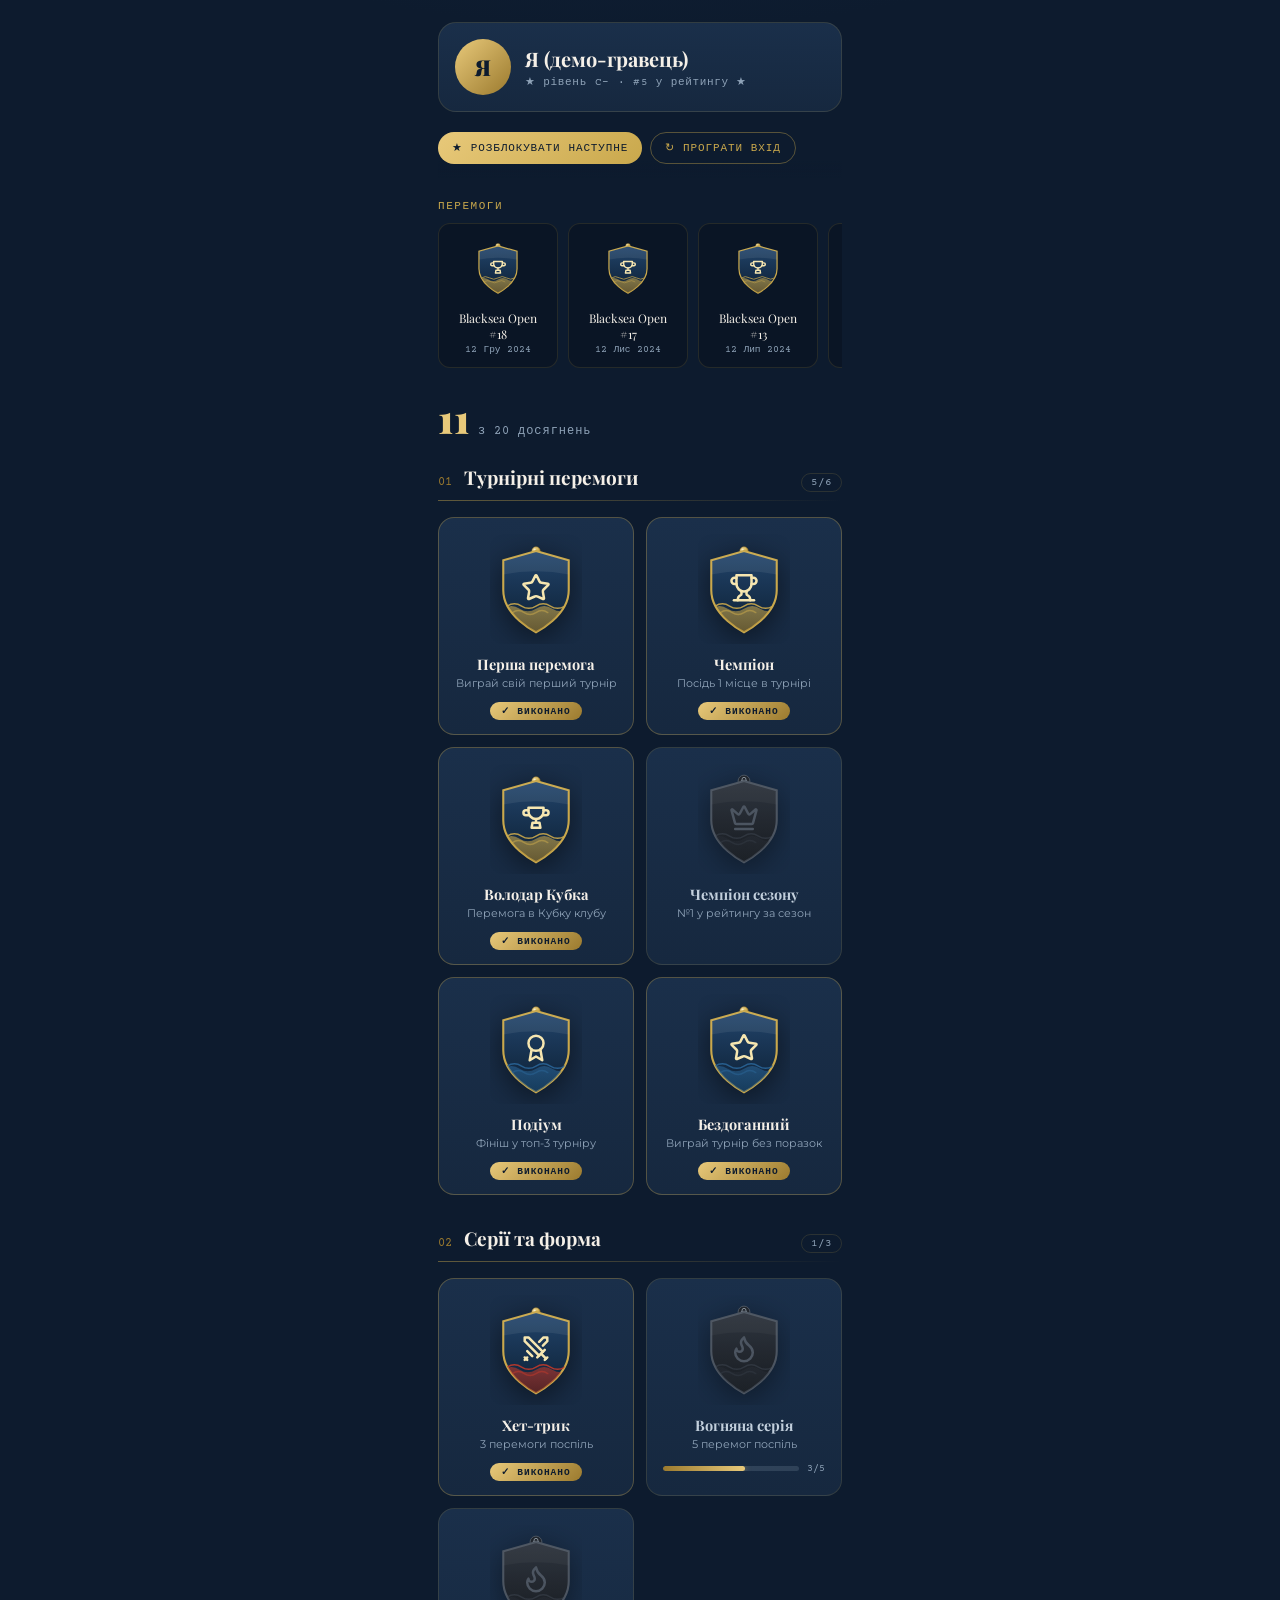
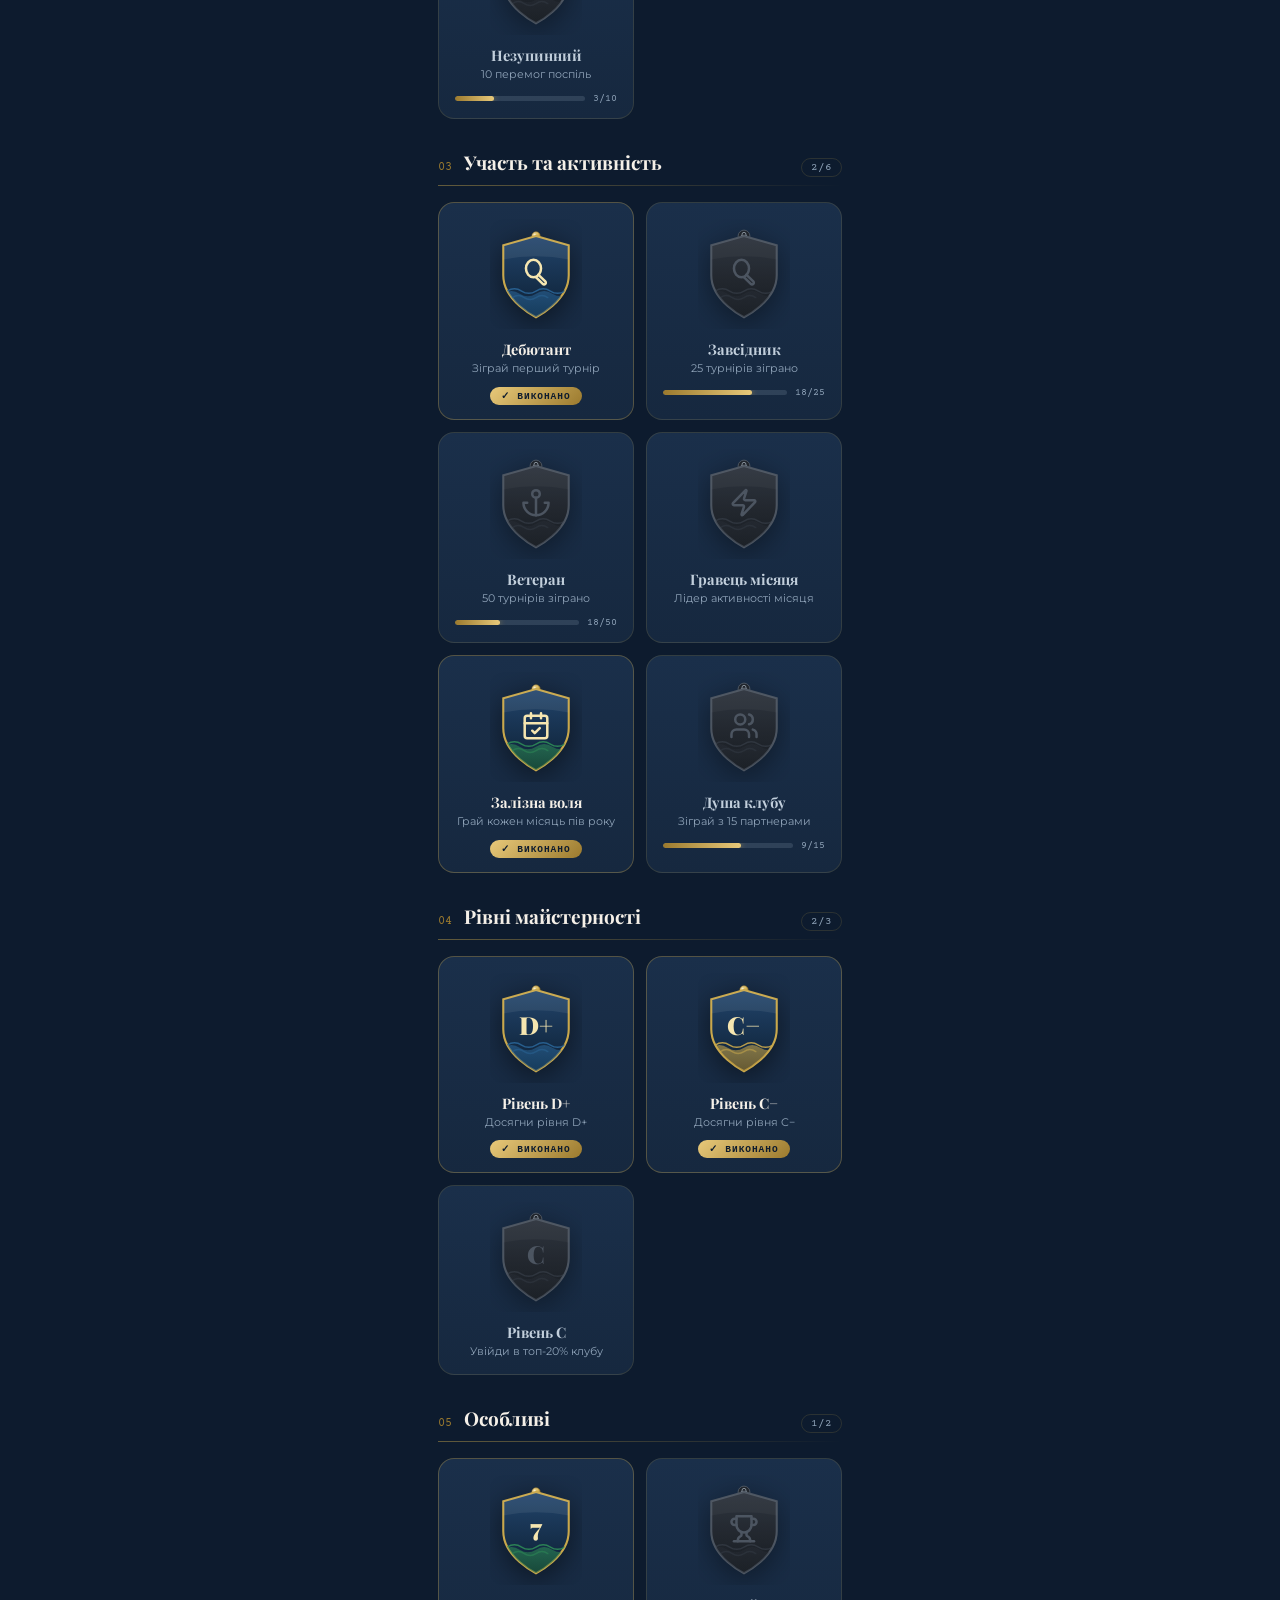
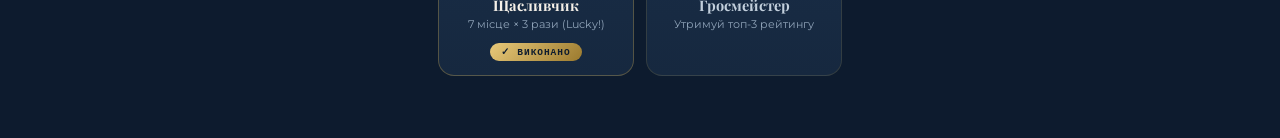
<file: achievements/export/demo.html>
<!DOCTYPE html>
<!-- @dsCard group="Brand" name="Achievement System (polished)" subtitle="Profile grid · auto-computed · unlock celebration + entrance stagger" viewport="440x900" -->
<html lang="uk">
<head>
<meta charset="UTF-8">
<meta name="viewport" content="width=device-width, initial-scale=1.0">
<title>Achievement System — Blacksea Padel</title>
<link rel="preconnect" href="https://fonts.googleapis.com">
<link rel="preconnect" href="https://fonts.gstatic.com" crossorigin>
<link href="https://fonts.googleapis.com/css2?family=Playfair+Display:ital,wght@0,700;0,900;1,700&family=Montserrat:wght@0,300;0,400;0,500;0,600;0,700&family=Courier+Prime:wght@400;700&display=swap" rel="stylesheet">
<link rel="stylesheet" href="css/bsp-achievements.css">
<style>
  * { box-sizing: border-box; margin: 0; padding: 0; }
  body {
    background: radial-gradient(1000px 520px at 50% -10%, #122742, transparent 70%), #0D1B2E;
    color: #F5F0E8; font-family: 'Montserrat', system-ui, sans-serif;
    -webkit-font-smoothing: antialiased; min-height: 100vh; padding: 22px 0 60px;
  }
  .frame { max-width: 440px; margin: 0 auto; padding: 0 18px; }

  /* faux profile header (mirrors the app's profile-hero, for context only) */
  .demo-hero { display: flex; align-items: center; gap: 14px; padding: 16px; border-radius: 18px;
    background: linear-gradient(180deg, #1A2F4A, #16283f); border: 1px solid rgba(201,168,76,.16); margin-bottom: 8px; }
  .demo-av { width: 56px; height: 56px; border-radius: 50%; display: grid; place-items: center;
    font-family: 'Playfair Display', serif; font-weight: 900; font-size: 22px; color: #0D1B2E;
    background: linear-gradient(135deg, #E8C97A, #9B7A2E); }
  .demo-hero-name { font-family: 'Playfair Display', serif; font-weight: 700; font-size: 20px; }
  .demo-hero-meta { font-family: 'Courier Prime', monospace; font-size: 11px; color: #8FA3B8; letter-spacing: .06em; margin-top: 3px; }

  .demo-bar { position: sticky; top: 0; z-index: 50; display: flex; gap: 8px; flex-wrap: wrap;
    padding: 12px 0 14px; background: linear-gradient(#0D1B2E 70%, transparent); margin-bottom: 6px; }
  .demo-btn { font-family: 'Courier Prime', monospace; font-size: 11px; letter-spacing: .08em; text-transform: uppercase;
    cursor: pointer; border-radius: 9999px; padding: 8px 14px; color: #0D1B2E; border: none;
    background: linear-gradient(135deg, #E8C97A, #C9A84C); transition: transform .15s ease, opacity .2s ease; }
  .demo-btn.ghost { background: transparent; color: #C9A84C; border: 1px solid rgba(201,168,76,.4); }
  .demo-btn:active { transform: scale(.96); }
  .demo-btn:disabled { opacity: .4; cursor: default; }

  /* keep the existing tournament-cups list above the grid (placement: keep cups too) */
  .demo-cups-title { font-family: 'Courier Prime', monospace; font-size: 11px; letter-spacing: .14em;
    text-transform: uppercase; color: #C9A84C; margin: 22px 0 10px; }
  .demo-cups { display: flex; gap: 10px; overflow-x: auto; padding-bottom: 6px; }
  .demo-cup { flex: 0 0 auto; width: 120px; padding: 12px; border-radius: 12px; text-align: center;
    background: rgba(8,16,28,.5); border: 1px solid rgba(201,168,76,.14); }
  .demo-cup-name { font-family: 'Playfair Display', serif; font-size: 12px; margin-top: 6px; }
  .demo-cup-date { font-family: 'Courier Prime', monospace; font-size: 9.5px; color: #8FA3B8; margin-top: 2px; }
</style>
</head>
<body>

<div class="frame">
  <div class="demo-hero">
    <div class="demo-av">Я</div>
    <div>
      <div class="demo-hero-name">Я (демо-гравець)</div>
      <div class="demo-hero-meta">★ рівень C− · #5 у рейтингу ★</div>
    </div>
  </div>

  <div class="demo-bar">
    <button class="demo-btn" id="btn-unlock">★ Розблокувати наступне</button>
    <button class="demo-btn ghost" id="btn-replay">↻ Програти вхід</button>
  </div>

  <!-- existing tournament-win cups stay above the new grid -->
  <div class="demo-cups-title">Перемоги</div>
  <div class="demo-cups" id="cups"></div>

  <div id="profile-achievements" style="margin-top:24px"></div>
</div>

<script src="js/bsp-crest.js"></script>
<script src="js/bsp-achievements.js"></script>
<script>
  /* ---- sample data shaped like the real app (TOURNAMENTS + ratings) ---- */
  var ME = { id: 'me', name: 'Я' };
  var PARTNERS = ['Олег', 'Дмитро', 'Артем', 'Іван', 'Микола', 'Василь', 'Роман', 'Сергій', 'Андрій'];
  var POSITIONS = [7, 3, 2, 1, 1, 1, 4, 2, 1, 7, 5, 1, 1, 3, 7, 2, 1, 1]; // oldest → newest
  var CUP_MONTHS = { 4: 1, 13: 1 }; // these wins count as Cup titles

  var SAMPLE_TOURNAMENTS = POSITIONS.map(function (pos, i) {
    var d = new Date(2024, 11 - (POSITIONS.length - 1 - i), 12); // one per consecutive month
    var isCup = !!CUP_MONTHS[i];
    return {
      id: i + 1,
      date: d.toISOString().slice(0, 10),
      name: (isCup ? 'Кубок клубу' : 'Blacksea Open') + ' #' + (i + 1),
      category: isCup ? 'cup' : 'open',
      categoryLabel: isCup ? 'Cup' : 'Open',
      results: [
        { pos: pos, players: [ME, { id: 'p' + i, name: PARTNERS[i % PARTNERS.length] }] }
      ]
    };
  });

  /* ---- derive stats the same way the app will ---- */
  var stats = BSPAchievements.computeStats({
    playerId: ME.id,
    playerName: ME.name,
    tournaments: SAMPLE_TOURNAMENTS,
    level: 'C-',
    rank: 5,
    isMonthLeader: false
  });

  /* ---- render the grid + entrance animation ---- */
  var host = document.getElementById('profile-achievements');
  function render() {
    host.innerHTML = BSPAchievements.renderGrid(stats);
    BSPAchievements.revealStagger(host);
  }
  render();

  /* ---- cups list above (tournament wins) ---- */
  var MONTHS = ['Січ','Лют','Бер','Кві','Тра','Чер','Лип','Сер','Вер','Жов','Лис','Гру'];
  document.getElementById('cups').innerHTML = SAMPLE_TOURNAMENTS
    .filter(function (t) { return t.results[0].pos === 1; })
    .reverse()
    .map(function (t) {
      var d = new Date(t.date);
      return '<div class="demo-cup">' +
        BSPCrest.houseCrest({ icon: 'cup', cat: 'gold', locked: false }).replace('class="crest-svg"', 'class="crest-svg" style="width:54px;height:64px"') +
        '<div class="demo-cup-name">' + t.name + '</div>' +
        '<div class="demo-cup-date">' + d.getDate() + ' ' + MONTHS[d.getMonth()] + ' ' + d.getFullYear() + '</div>' +
      '</div>';
    }).join('');

  /* ---- controls ---- */
  document.getElementById('btn-unlock').addEventListener('click', function () {
    var locked = host.querySelector('.bsp-ach.is-locked');
    if (!locked) { this.disabled = true; this.textContent = '✓ Усе розблоковано'; return; }
    BSPAchievements.playUnlock(locked);
  });
  document.getElementById('btn-replay').addEventListener('click', function () {
    document.getElementById('btn-unlock').disabled = false;
    document.getElementById('btn-unlock').textContent = '★ Розблокувати наступне';
    render();
  });
</script>
</body>
</html>
</file>
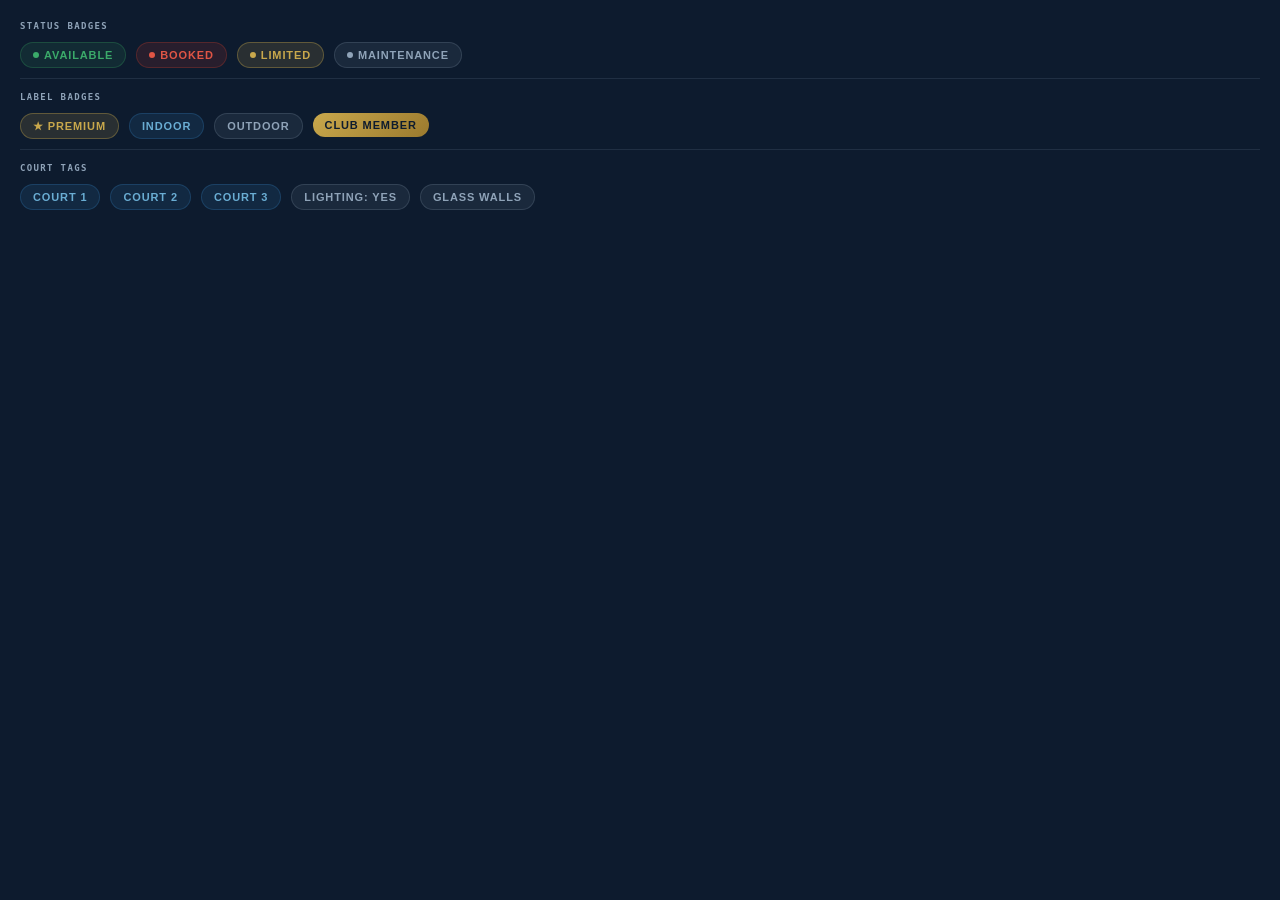
<file: Blacksea Padel Design System/preview/badges.html>
<!DOCTYPE html>
<html lang="en">
<head>
<meta charset="UTF-8">
<link rel="stylesheet" href="../colors_and_type.css">
<style>
  body { background: var(--navy-deep); padding: 20px; font-family: var(--font-body); }
  .row { display: flex; gap: 10px; flex-wrap: wrap; margin-bottom: 10px; align-items: flex-start; }
  .tag { font-size: 9px; font-weight: 600; letter-spacing: 0.15em; text-transform: uppercase; color: var(--text-muted); margin-bottom: 8px; font-family: monospace; }
  .divider { height: 1px; background: var(--border-divider); margin: 8px 0 12px; }
  .badge { display: inline-flex; align-items: center; gap: 5px; font-family: 'Raleway', sans-serif; font-size: 11px; font-weight: 700; letter-spacing: 0.08em; text-transform: uppercase; border-radius: 9999px; padding: 4px 12px; }
  .badge-gold { background: rgba(201,168,76,0.15); color: #C9A84C; border: 1px solid rgba(201,168,76,0.35); }
  .badge-sea { background: rgba(42,100,150,0.2); color: #6AADD3; border: 1px solid rgba(42,100,150,0.4); }
  .badge-success { background: rgba(46,139,87,0.15); color: #3BAA6A; border: 1px solid rgba(46,139,87,0.35); }
  .badge-error { background: rgba(192,57,43,0.15); color: #E05545; border: 1px solid rgba(192,57,43,0.3); }
  .badge-neutral { background: rgba(143,163,184,0.1); color: #8FA3B8; border: 1px solid rgba(143,163,184,0.2); }
  .badge-solid { background: linear-gradient(135deg, #C9A84C, #9B7A2E); color: #0D1B2E; border: none; }
  .dot { width: 6px; height: 6px; border-radius: 50%; background: currentColor; }
</style>
</head>
<body>
  <div class="tag">Status Badges</div>
  <div class="row">
    <span class="badge badge-success"><span class="dot"></span>Available</span>
    <span class="badge badge-error"><span class="dot"></span>Booked</span>
    <span class="badge badge-gold"><span class="dot"></span>Limited</span>
    <span class="badge badge-neutral"><span class="dot"></span>Maintenance</span>
  </div>
  <div class="divider"></div>
  <div class="tag">Label Badges</div>
  <div class="row">
    <span class="badge badge-gold">★ Premium</span>
    <span class="badge badge-sea">Indoor</span>
    <span class="badge badge-neutral">Outdoor</span>
    <span class="badge badge-solid">Club Member</span>
  </div>
  <div class="divider"></div>
  <div class="tag">Court Tags</div>
  <div class="row">
    <span class="badge badge-sea">Court 1</span>
    <span class="badge badge-sea">Court 2</span>
    <span class="badge badge-sea">Court 3</span>
    <span class="badge badge-neutral">Lighting: Yes</span>
    <span class="badge badge-neutral">Glass Walls</span>
  </div>
</body>
</html>
</file>
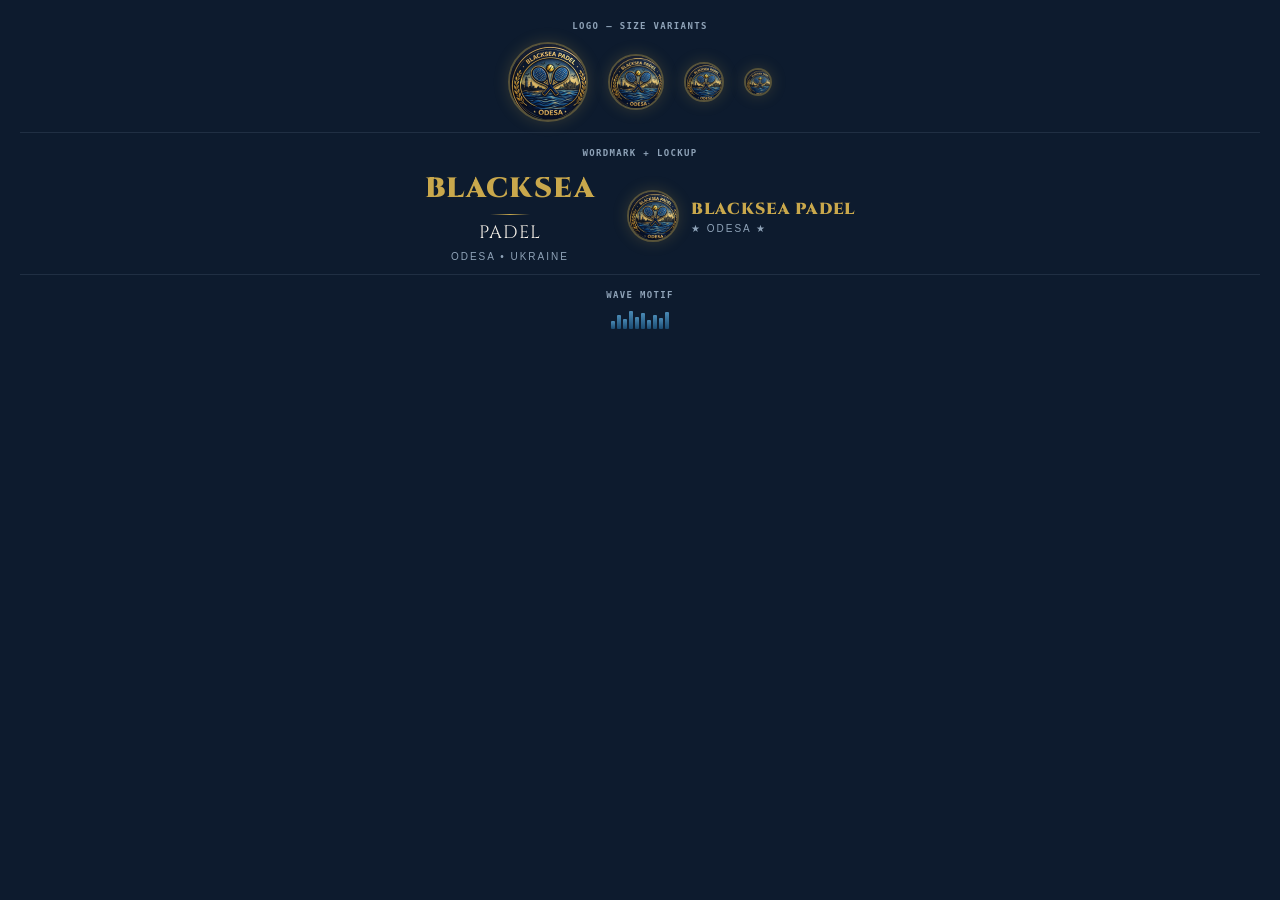
<file: Blacksea Padel Design System/preview/brand-logo.html>
<!DOCTYPE html>
<html lang="en">
<head>
<meta charset="UTF-8">
<link rel="stylesheet" href="../colors_and_type.css">
<style>
  body { background: var(--navy-deep); padding: 20px; font-family: var(--font-body); }
  .tag { font-size: 9px; font-weight: 600; letter-spacing: 0.15em; text-transform: uppercase; color: var(--text-muted); margin-bottom: 8px; font-family: monospace; text-align: center; }
  .divider { height: 1px; background: var(--border-divider); margin: 10px 0 14px; }
  .logo-wrap { display: flex; gap: 20px; align-items: center; flex-wrap: wrap; justify-content: center; }
  .logo-circle { border-radius: 50%; overflow: hidden; border: 2px solid rgba(201,168,76,0.4); box-shadow: 0 0 16px rgba(201,168,76,0.2); }
  .logo-circle img { display: block; }
  .brand-name { font-family: 'Cinzel', Georgia, serif; font-weight: 900; letter-spacing: 0.05em; text-transform: uppercase; }
  .brand-tagline { font-family: 'Raleway', sans-serif; font-weight: 300; letter-spacing: 0.2em; text-transform: uppercase; color: #8FA3B8; }
  .brand-divider { width: 40px; height: 1px; background: linear-gradient(90deg, transparent, #C9A84C, transparent); margin: 4px auto; }
  .wave-decoration { display: flex; gap: 2px; align-items: flex-end; margin-top: 4px; }
  .wave-bar { background: linear-gradient(180deg, #4A8AB5, #1A4B72); border-radius: 1px; }
</style>
</head>
<body>
  <div class="tag">Logo — Size Variants</div>
  <div class="logo-wrap">
    <div class="logo-circle" style="width:80px;height:80px;"><img src="../assets/logo.jpg" width="80" height="80" alt="Blacksea Padel"></div>
    <div class="logo-circle" style="width:56px;height:56px;"><img src="../assets/logo.jpg" width="56" height="56" alt="Blacksea Padel"></div>
    <div class="logo-circle" style="width:40px;height:40px;"><img src="../assets/logo.jpg" width="40" height="40" alt="Blacksea Padel"></div>
    <div class="logo-circle" style="width:28px;height:28px;"><img src="../assets/logo.jpg" width="28" height="28" alt="Blacksea Padel"></div>
  </div>
  <div class="divider"></div>
  <div class="tag">Wordmark + Lockup</div>
  <div style="display:flex; gap:32px; flex-wrap:wrap; align-items:center; justify-content:center;">
    <div style="text-align:center;">
      <div class="brand-name" style="font-size:28px; color:#C9A84C;">BLACKSEA</div>
      <div class="brand-divider"></div>
      <div class="brand-name" style="font-size:18px; color:#F5F0E8; font-weight:400;">PADEL</div>
      <div class="brand-tagline" style="font-size:10px; margin-top:3px;">ODESA • UKRAINE</div>
    </div>
    <div style="display:flex; align-items:center; gap:12px;">
      <div class="logo-circle" style="width:52px;height:52px;"><img src="../assets/logo.jpg" width="52" height="52" alt=""></div>
      <div>
        <div class="brand-name" style="font-size:16px; color:#C9A84C;">BLACKSEA PADEL</div>
        <div class="brand-tagline" style="font-size:10px;">★ ODESA ★</div>
      </div>
    </div>
  </div>
  <div class="divider"></div>
  <div class="tag">Wave Motif</div>
  <div class="wave-decoration" style="justify-content:center;">
    <div class="wave-bar" style="height:8px; width:4px;"></div>
    <div class="wave-bar" style="height:14px; width:4px;"></div>
    <div class="wave-bar" style="height:10px; width:4px;"></div>
    <div class="wave-bar" style="height:18px; width:4px;"></div>
    <div class="wave-bar" style="height:12px; width:4px;"></div>
    <div class="wave-bar" style="height:16px; width:4px;"></div>
    <div class="wave-bar" style="height:9px; width:4px;"></div>
    <div class="wave-bar" style="height:14px; width:4px;"></div>
    <div class="wave-bar" style="height:11px; width:4px;"></div>
    <div class="wave-bar" style="height:17px; width:4px;"></div>
  </div>
</body>
</html>
</file>
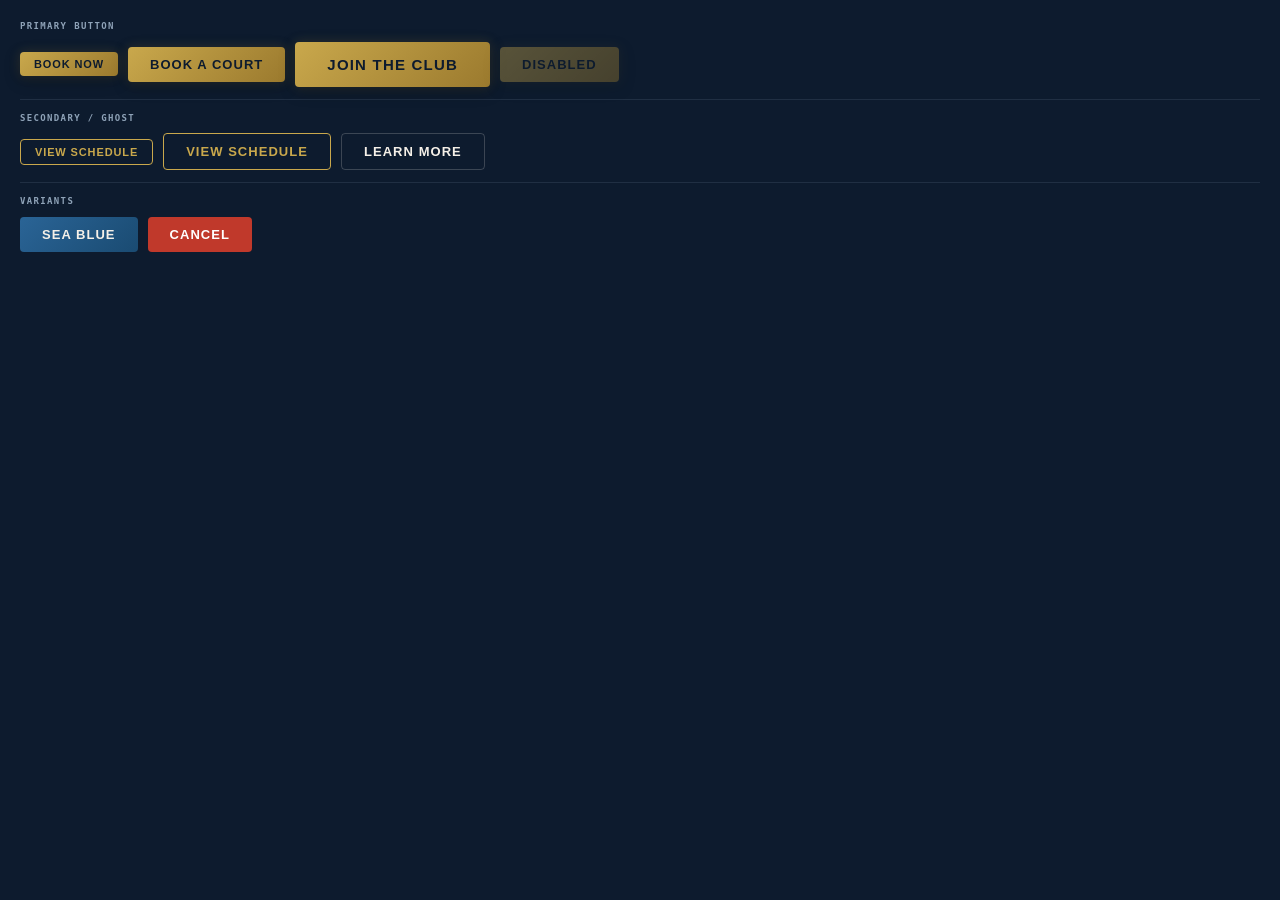
<file: Blacksea Padel Design System/preview/buttons.html>
<!DOCTYPE html>
<html lang="en">
<head>
<meta charset="UTF-8">
<link rel="stylesheet" href="../colors_and_type.css">
<style>
  body { background: var(--navy-deep); padding: 20px; font-family: var(--font-body); }
  .row { display: flex; gap: 10px; flex-wrap: wrap; align-items: center; margin-bottom: 12px; }
  .tag { font-size: 9px; font-weight: 600; letter-spacing: 0.15em; text-transform: uppercase; color: var(--text-muted); margin-bottom: 8px; font-family: monospace; }
  .divider { height: 1px; background: var(--border-divider); margin: 8px 0 12px; }
  .btn { display: inline-flex; align-items: center; gap: 8px; font-family: 'Raleway', sans-serif; font-weight: 700; font-size: 13px; letter-spacing: 0.08em; text-transform: uppercase; border: none; cursor: pointer; border-radius: 4px; padding: 10px 22px; transition: all 200ms ease; }
  .btn-primary { background: linear-gradient(135deg, #C9A84C, #9B7A2E); color: #0D1B2E; box-shadow: 0 4px 16px rgba(0,0,0,0.3), 0 0 12px rgba(201,168,76,0.2); }
  .btn-primary:hover { background: linear-gradient(135deg, #E8C97A, #C9A84C); transform: translateY(-1px); box-shadow: 0 6px 20px rgba(0,0,0,0.4), 0 0 20px rgba(201,168,76,0.35); }
  .btn-secondary { background: transparent; color: #C9A84C; border: 1.5px solid #C9A84C; }
  .btn-secondary:hover { background: rgba(201,168,76,0.1); }
  .btn-ghost { background: transparent; color: #F5F0E8; border: 1.5px solid rgba(245,240,232,0.2); }
  .btn-ghost:hover { border-color: rgba(245,240,232,0.5); background: rgba(245,240,232,0.05); }
  .btn-sea { background: linear-gradient(135deg, #2A6496, #1A4B72); color: #F5F0E8; }
  .btn-sea:hover { background: linear-gradient(135deg, #4A8AB5, #2A6496); }
  .btn-danger { background: #C0392B; color: #fff; }
  .btn-sm { padding: 6px 14px; font-size: 11px; }
  .btn-lg { padding: 14px 32px; font-size: 15px; }
  .btn[disabled] { opacity: 0.4; cursor: not-allowed; }
</style>
</head>
<body>
  <div class="tag">Primary Button</div>
  <div class="row">
    <button class="btn btn-primary btn-sm">Book Now</button>
    <button class="btn btn-primary">Book a Court</button>
    <button class="btn btn-primary btn-lg">Join the Club</button>
    <button class="btn btn-primary" disabled>Disabled</button>
  </div>
  <div class="divider"></div>
  <div class="tag">Secondary / Ghost</div>
  <div class="row">
    <button class="btn btn-secondary btn-sm">View Schedule</button>
    <button class="btn btn-secondary">View Schedule</button>
    <button class="btn btn-ghost">Learn More</button>
  </div>
  <div class="divider"></div>
  <div class="tag">Variants</div>
  <div class="row">
    <button class="btn btn-sea">Sea Blue</button>
    <button class="btn btn-danger">Cancel</button>
  </div>
</body>
</html>
</file>
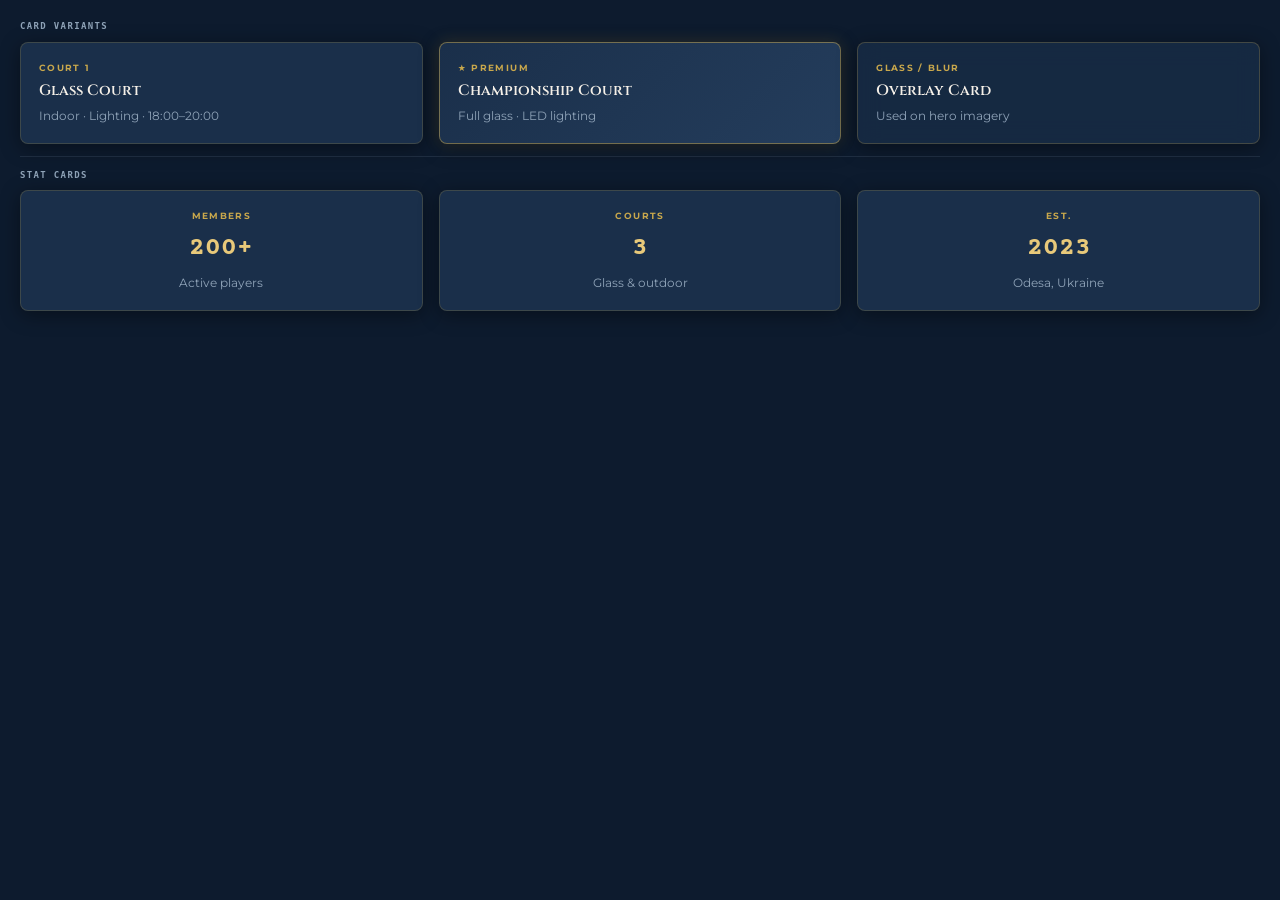
<file: Blacksea Padel Design System/preview/cards.html>
<!DOCTYPE html>
<html lang="en">
<head>
<meta charset="UTF-8">
<link rel="stylesheet" href="../colors_and_type.css">
<style>
  body { background: var(--navy-deep); padding: 20px; font-family: var(--font-body); }
  .row { display: flex; gap: 16px; flex-wrap: wrap; margin-bottom: 12px; align-items: stretch; }
  .tag { font-size: 9px; font-weight: 600; letter-spacing: 0.15em; text-transform: uppercase; color: var(--text-muted); margin-bottom: 8px; font-family: monospace; }
  .divider { height: 1px; background: var(--border-divider); margin: 8px 0 12px; }
  .card { background: var(--navy-mid); border: 1px solid rgba(201,168,76,0.2); border-radius: 8px; padding: 18px; box-shadow: 0 4px 20px rgba(0,0,0,0.4); min-width: 160px; flex: 1; }
  .card-label { font-size: 9px; font-weight: 700; letter-spacing: 0.15em; text-transform: uppercase; color: #C9A84C; margin-bottom: 6px; }
  .card-title { font-family: 'Cinzel', Georgia, serif; font-size: 15px; font-weight: 600; color: #F5F0E8; margin-bottom: 4px; }
  .card-sub { font-size: 12px; color: #8FA3B8; }
  .card-stat { font-family: 'Courier Prime', monospace; font-size: 26px; font-weight: 700; color: #E8C97A; margin: 6px 0; }
  .card-featured { background: linear-gradient(135deg, #1A2F4A, #243D5C); border-color: rgba(201,168,76,0.5); box-shadow: 0 4px 20px rgba(0,0,0,0.4), 0 0 16px rgba(201,168,76,0.2); }
  .card-glass { background: rgba(26,47,74,0.7); backdrop-filter: blur(12px); border-color: rgba(201,168,76,0.25); }
</style>
</head>
<body>
  <div class="tag">Card Variants</div>
  <div class="row">
    <div class="card">
      <div class="card-label">Court 1</div>
      <div class="card-title">Glass Court</div>
      <div class="card-sub">Indoor · Lighting · 18:00–20:00</div>
    </div>
    <div class="card card-featured">
      <div class="card-label">★ Premium</div>
      <div class="card-title">Championship Court</div>
      <div class="card-sub">Full glass · LED lighting</div>
    </div>
    <div class="card card-glass">
      <div class="card-label">Glass / Blur</div>
      <div class="card-title">Overlay Card</div>
      <div class="card-sub">Used on hero imagery</div>
    </div>
  </div>
  <div class="divider"></div>
  <div class="tag">Stat Cards</div>
  <div class="row">
    <div class="card" style="text-align:center;">
      <div class="card-label">Members</div>
      <div class="card-stat">200+</div>
      <div class="card-sub">Active players</div>
    </div>
    <div class="card" style="text-align:center;">
      <div class="card-label">Courts</div>
      <div class="card-stat">3</div>
      <div class="card-sub">Glass & outdoor</div>
    </div>
    <div class="card" style="text-align:center;">
      <div class="card-label">Est.</div>
      <div class="card-stat">2023</div>
      <div class="card-sub">Odesa, Ukraine</div>
    </div>
  </div>
</body>
</html>
</file>
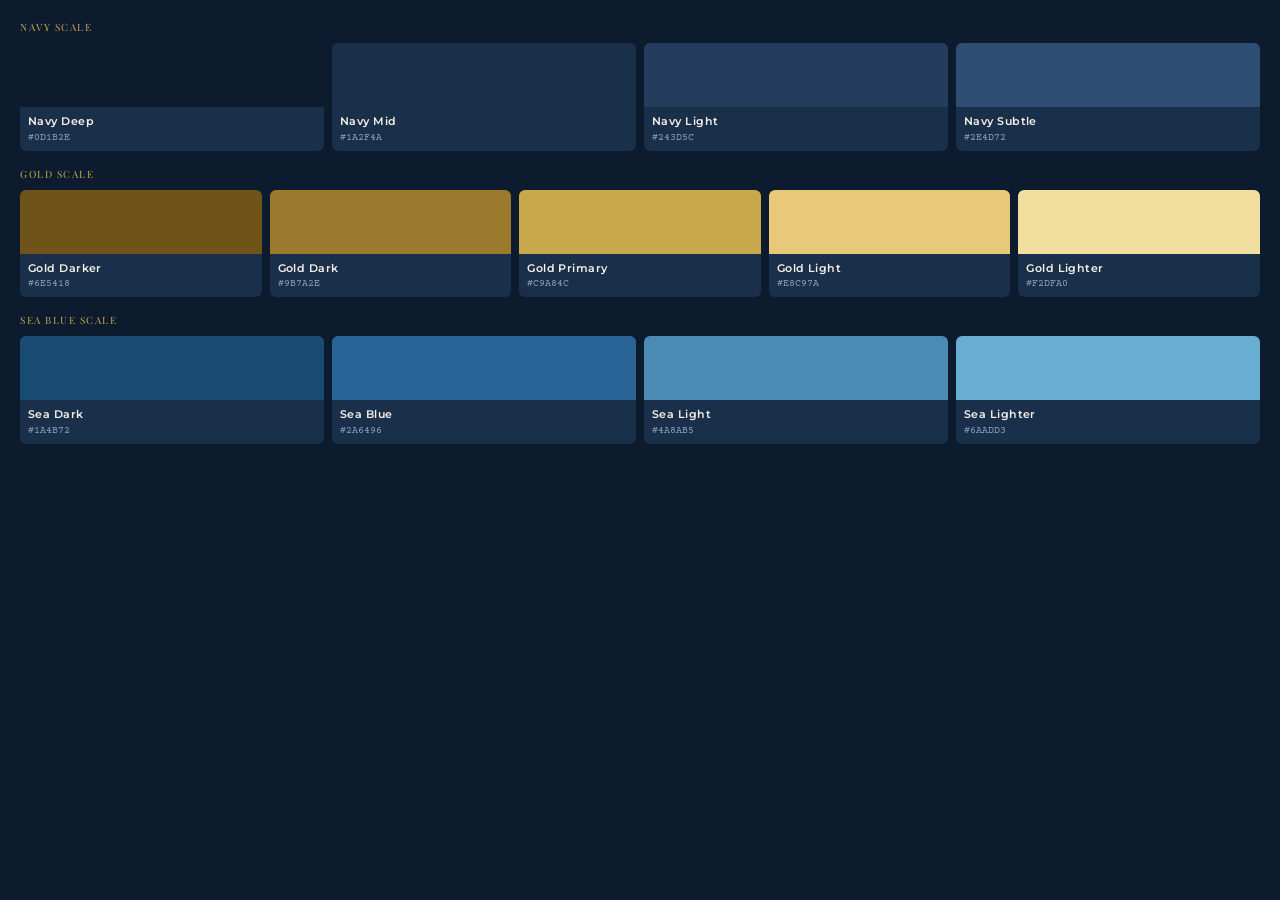
<file: Blacksea Padel Design System/preview/colors-primary.html>
<!DOCTYPE html>
<html lang="en">
<head>
<meta charset="UTF-8">
<link rel="stylesheet" href="../colors_and_type.css">
<style>
  body { background: var(--navy-deep); padding: 20px; font-family: var(--font-body); }
  .swatches { display: flex; gap: 8px; flex-wrap: wrap; }
  .swatch { flex: 1; min-width: 80px; border-radius: 6px; overflow: hidden; }
  .swatch-color { height: 64px; }
  .swatch-info { padding: 6px 8px; background: var(--navy-mid); }
  .swatch-name { font-size: 11px; font-weight: 600; color: var(--white-warm); letter-spacing: 0.04em; }
  .swatch-hex { font-size: 10px; color: var(--text-muted); font-family: var(--font-mono); }
  .group-label { font-family: var(--font-display); font-size: 10px; letter-spacing: 0.15em; text-transform: uppercase; color: var(--gold-primary); margin-bottom: 8px; margin-top: 16px; }
  .group-label:first-child { margin-top: 0; }
</style>
</head>
<body>
  <div class="group-label">Navy Scale</div>
  <div class="swatches">
    <div class="swatch"><div class="swatch-color" style="background:#0D1B2E"></div><div class="swatch-info"><div class="swatch-name">Navy Deep</div><div class="swatch-hex">#0D1B2E</div></div></div>
    <div class="swatch"><div class="swatch-color" style="background:#1A2F4A"></div><div class="swatch-info"><div class="swatch-name">Navy Mid</div><div class="swatch-hex">#1A2F4A</div></div></div>
    <div class="swatch"><div class="swatch-color" style="background:#243D5C"></div><div class="swatch-info"><div class="swatch-name">Navy Light</div><div class="swatch-hex">#243D5C</div></div></div>
    <div class="swatch"><div class="swatch-color" style="background:#2E4D72"></div><div class="swatch-info"><div class="swatch-name">Navy Subtle</div><div class="swatch-hex">#2E4D72</div></div></div>
  </div>
  <div class="group-label">Gold Scale</div>
  <div class="swatches">
    <div class="swatch"><div class="swatch-color" style="background:#6E5418"></div><div class="swatch-info"><div class="swatch-name">Gold Darker</div><div class="swatch-hex">#6E5418</div></div></div>
    <div class="swatch"><div class="swatch-color" style="background:#9B7A2E"></div><div class="swatch-info"><div class="swatch-name">Gold Dark</div><div class="swatch-hex">#9B7A2E</div></div></div>
    <div class="swatch"><div class="swatch-color" style="background:#C9A84C"></div><div class="swatch-info"><div class="swatch-name">Gold Primary</div><div class="swatch-hex">#C9A84C</div></div></div>
    <div class="swatch"><div class="swatch-color" style="background:#E8C97A"></div><div class="swatch-info"><div class="swatch-name">Gold Light</div><div class="swatch-hex">#E8C97A</div></div></div>
    <div class="swatch"><div class="swatch-color" style="background:#F2DFA0"></div><div class="swatch-info"><div class="swatch-name">Gold Lighter</div><div class="swatch-hex">#F2DFA0</div></div></div>
  </div>
  <div class="group-label">Sea Blue Scale</div>
  <div class="swatches">
    <div class="swatch"><div class="swatch-color" style="background:#1A4B72"></div><div class="swatch-info"><div class="swatch-name">Sea Dark</div><div class="swatch-hex">#1A4B72</div></div></div>
    <div class="swatch"><div class="swatch-color" style="background:#2A6496"></div><div class="swatch-info"><div class="swatch-name">Sea Blue</div><div class="swatch-hex">#2A6496</div></div></div>
    <div class="swatch"><div class="swatch-color" style="background:#4A8AB5"></div><div class="swatch-info"><div class="swatch-name">Sea Light</div><div class="swatch-hex">#4A8AB5</div></div></div>
    <div class="swatch"><div class="swatch-color" style="background:#6AADD3"></div><div class="swatch-info"><div class="swatch-name">Sea Lighter</div><div class="swatch-hex">#6AADD3</div></div></div>
  </div>
</body>
</html>
</file>
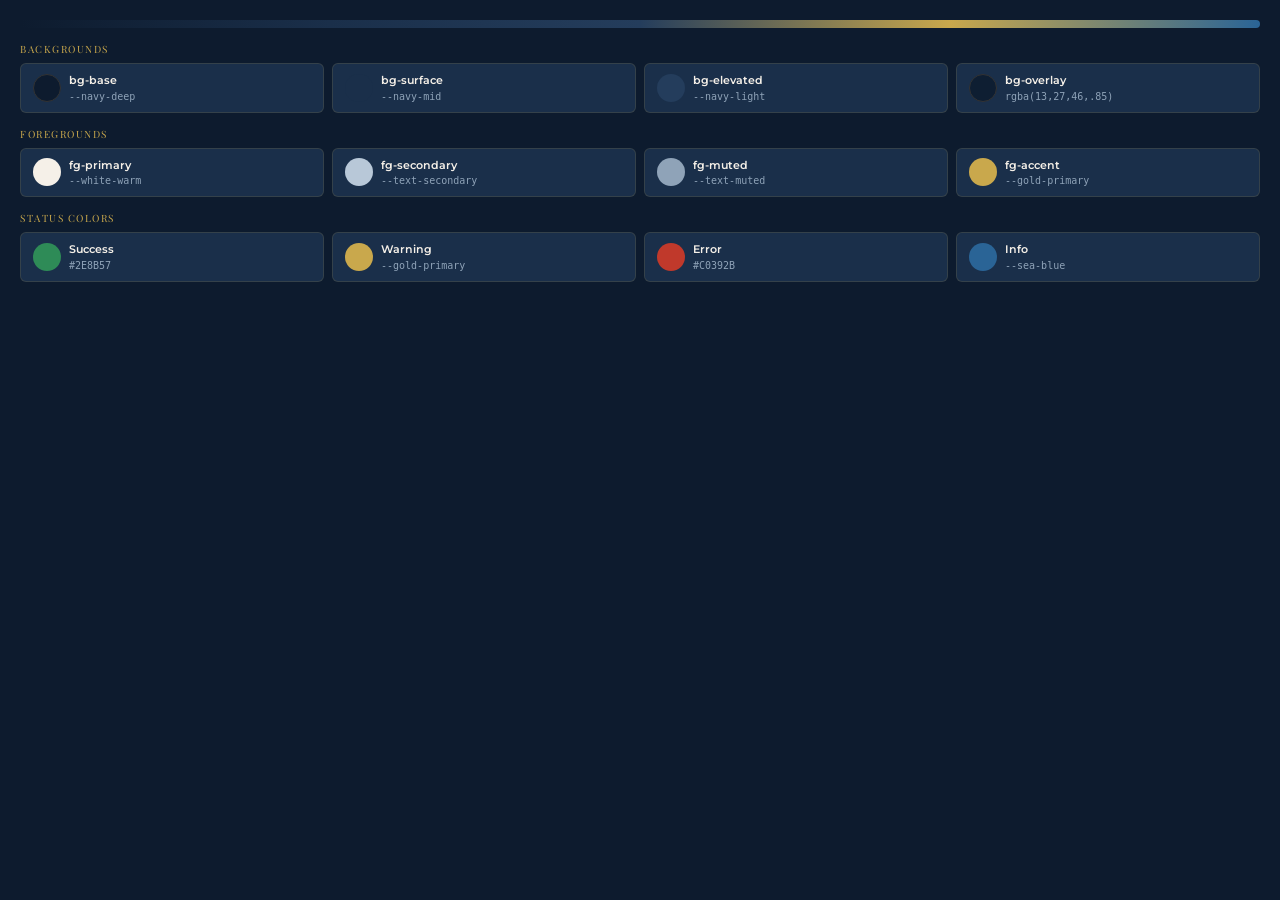
<file: Blacksea Padel Design System/preview/colors-semantic.html>
<!DOCTYPE html>
<html lang="en">
<head>
<meta charset="UTF-8">
<link rel="stylesheet" href="../colors_and_type.css">
<style>
  body { background: var(--navy-deep); padding: 20px; font-family: var(--font-body); }
  .row { display: flex; gap: 8px; margin-bottom: 8px; flex-wrap: wrap; }
  .chip { display: flex; align-items: center; gap: 8px; background: var(--navy-mid); border: 1px solid var(--border-subtle); border-radius: 6px; padding: 8px 12px; flex: 1; min-width: 160px; }
  .dot { width: 28px; height: 28px; border-radius: 50%; flex-shrink: 0; }
  .chip-text { }
  .chip-label { font-size: 11px; font-weight: 600; color: var(--white-warm); }
  .chip-var { font-size: 10px; color: var(--text-muted); font-family: monospace; }
  .section-label { font-family: var(--font-display); font-size: 10px; letter-spacing: 0.15em; text-transform: uppercase; color: var(--gold-primary); margin-bottom: 6px; margin-top: 14px; }
  .section-label:first-child { margin-top: 0; }
  .semantic-bar { height: 8px; border-radius: 4px; margin-bottom: 12px; background: linear-gradient(90deg, #0D1B2E 0%, #1A2F4A 25%, #243D5C 50%, #C9A84C 75%, #2A6496 100%); }
</style>
</head>
<body>
  <div class="semantic-bar"></div>
  <div class="section-label">Backgrounds</div>
  <div class="row">
    <div class="chip"><div class="dot" style="background:#0D1B2E; border:1px solid #333"></div><div class="chip-text"><div class="chip-label">bg-base</div><div class="chip-var">--navy-deep</div></div></div>
    <div class="chip"><div class="dot" style="background:#1A2F4A"></div><div class="chip-text"><div class="chip-label">bg-surface</div><div class="chip-var">--navy-mid</div></div></div>
    <div class="chip"><div class="dot" style="background:#243D5C"></div><div class="chip-text"><div class="chip-label">bg-elevated</div><div class="chip-var">--navy-light</div></div></div>
    <div class="chip"><div class="dot" style="background:rgba(13,27,46,0.85); border:1px solid #333"></div><div class="chip-text"><div class="chip-label">bg-overlay</div><div class="chip-var">rgba(13,27,46,.85)</div></div></div>
  </div>
  <div class="section-label">Foregrounds</div>
  <div class="row">
    <div class="chip"><div class="dot" style="background:#F5F0E8"></div><div class="chip-text"><div class="chip-label">fg-primary</div><div class="chip-var">--white-warm</div></div></div>
    <div class="chip"><div class="dot" style="background:#B8C8D8"></div><div class="chip-text"><div class="chip-label">fg-secondary</div><div class="chip-var">--text-secondary</div></div></div>
    <div class="chip"><div class="dot" style="background:#8FA3B8"></div><div class="chip-text"><div class="chip-label">fg-muted</div><div class="chip-var">--text-muted</div></div></div>
    <div class="chip"><div class="dot" style="background:#C9A84C"></div><div class="chip-text"><div class="chip-label">fg-accent</div><div class="chip-var">--gold-primary</div></div></div>
  </div>
  <div class="section-label">Status Colors</div>
  <div class="row">
    <div class="chip"><div class="dot" style="background:#2E8B57"></div><div class="chip-text"><div class="chip-label">Success</div><div class="chip-var">#2E8B57</div></div></div>
    <div class="chip"><div class="dot" style="background:#C9A84C"></div><div class="chip-text"><div class="chip-label">Warning</div><div class="chip-var">--gold-primary</div></div></div>
    <div class="chip"><div class="dot" style="background:#C0392B"></div><div class="chip-text"><div class="chip-label">Error</div><div class="chip-var">#C0392B</div></div></div>
    <div class="chip"><div class="dot" style="background:#2A6496"></div><div class="chip-text"><div class="chip-label">Info</div><div class="chip-var">--sea-blue</div></div></div>
  </div>
</body>
</html>
</file>
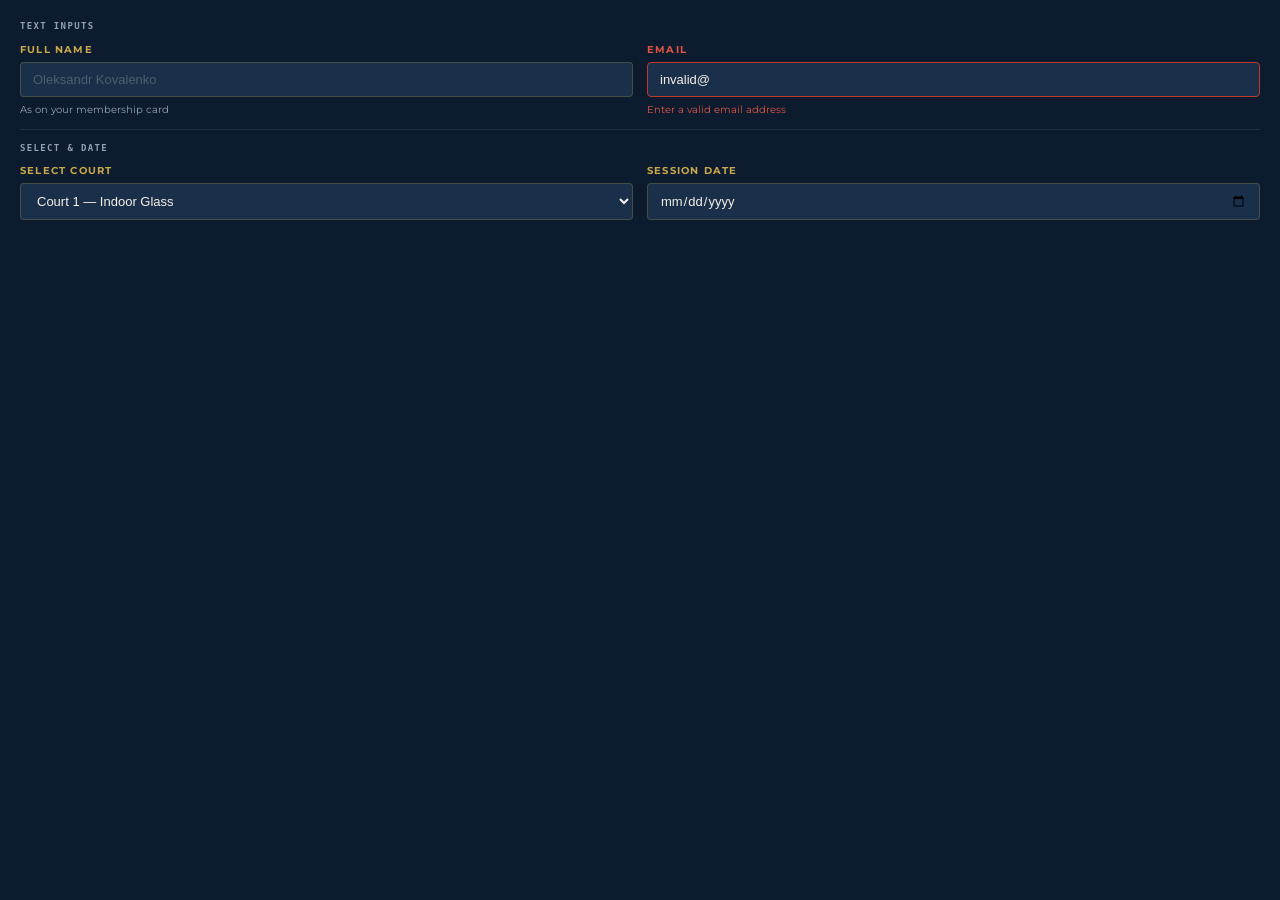
<file: Blacksea Padel Design System/preview/inputs.html>
<!DOCTYPE html>
<html lang="en">
<head>
<meta charset="UTF-8">
<link rel="stylesheet" href="../colors_and_type.css">
<style>
  body { background: var(--navy-deep); padding: 20px; font-family: var(--font-body); }
  .row { display: flex; gap: 14px; flex-wrap: wrap; margin-bottom: 12px; align-items: flex-start; }
  .tag { font-size: 9px; font-weight: 600; letter-spacing: 0.15em; text-transform: uppercase; color: var(--text-muted); margin-bottom: 8px; font-family: monospace; }
  .divider { height: 1px; background: var(--border-divider); margin: 8px 0 12px; }
  .field { display: flex; flex-direction: column; gap: 5px; min-width: 200px; flex: 1; }
  .field-label { font-size: 10px; font-weight: 700; letter-spacing: 0.12em; text-transform: uppercase; color: #C9A84C; }
  .field input, .field select { background: var(--navy-mid); border: 1px solid rgba(201,168,76,0.25); border-radius: 4px; color: #F5F0E8; font-family: 'Raleway', sans-serif; font-size: 13px; padding: 9px 12px; outline: none; width: 100%; }
  .field input:focus, .field select:focus { border-color: #C9A84C; box-shadow: 0 0 0 3px rgba(201,168,76,0.15); }
  .field input::placeholder { color: #4A6070; }
  .field-error input { border-color: #C0392B; }
  .field-error .field-label { color: #E05545; }
  .field-hint { font-size: 10px; color: var(--text-muted); }
  .field-error .field-hint { color: #E05545; }
  select option { background: #1A2F4A; }
</style>
</head>
<body>
  <div class="tag">Text Inputs</div>
  <div class="row">
    <div class="field">
      <div class="field-label">Full Name</div>
      <input type="text" placeholder="Oleksandr Kovalenko" />
      <div class="field-hint">As on your membership card</div>
    </div>
    <div class="field field-error">
      <div class="field-label">Email</div>
      <input type="email" value="invalid@" />
      <div class="field-hint">Enter a valid email address</div>
    </div>
  </div>
  <div class="divider"></div>
  <div class="tag">Select & Date</div>
  <div class="row">
    <div class="field">
      <div class="field-label">Select Court</div>
      <select>
        <option>Court 1 — Indoor Glass</option>
        <option>Court 2 — Outdoor</option>
        <option>Court 3 — Championship</option>
      </select>
    </div>
    <div class="field">
      <div class="field-label">Session Date</div>
      <input type="date" />
    </div>
  </div>
</body>
</html>
</file>
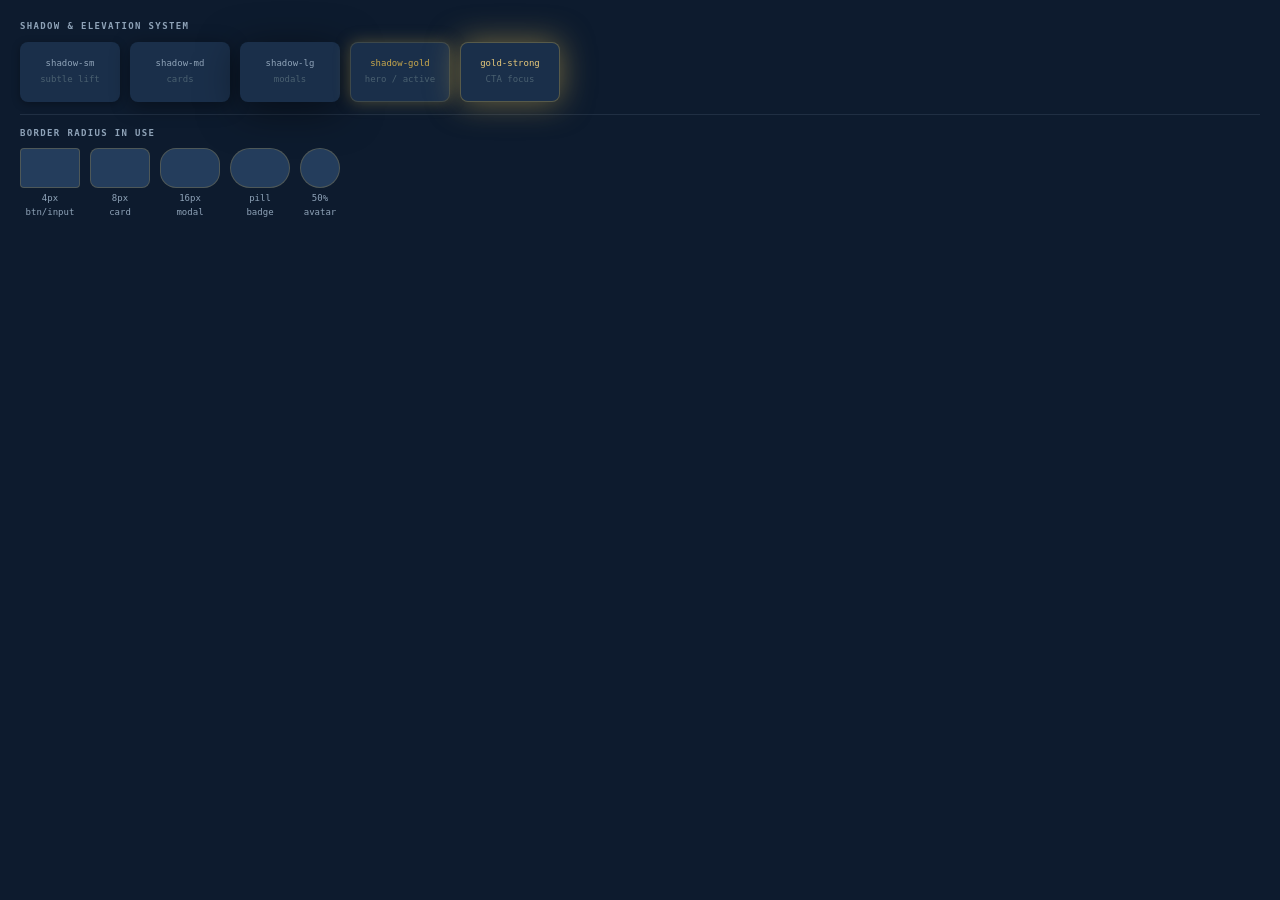
<file: Blacksea Padel Design System/preview/shadows-radii.html>
<!DOCTYPE html>
<html lang="en">
<head>
<meta charset="UTF-8">
<link rel="stylesheet" href="../colors_and_type.css">
<style>
  body { background: var(--navy-deep); padding: 20px; font-family: var(--font-body); }
  .row { display: flex; gap: 10px; flex-wrap: wrap; margin-bottom: 12px; align-items: flex-start; }
  .tag { font-size: 9px; font-weight: 600; letter-spacing: 0.15em; text-transform: uppercase; color: var(--text-muted); margin-bottom: 8px; font-family: monospace; }
  .shadow-box { width: 100px; height: 60px; background: var(--navy-mid); border-radius: 8px; display: flex; align-items: center; justify-content: center; flex-direction: column; gap: 4px; }
  .shadow-label { font-size: 9px; color: var(--text-muted); font-family: monospace; text-align: center; line-height: 1.3; }
  .radius-demo { background: var(--navy-light); border: 1px solid var(--border-default); width: 60px; height: 40px; display: flex; align-items: center; justify-content: center; }
  .radius-label { font-size: 9px; color: var(--text-muted); font-family: monospace; text-align: center; margin-top: 4px; }
  .radius-wrap { display: flex; flex-direction: column; align-items: center; }
  .divider { height: 1px; background: var(--border-divider); margin: 4px 0 12px; }
</style>
</head>
<body>
  <div class="tag">Shadow & Elevation System</div>
  <div class="row">
    <div class="shadow-box" style="box-shadow:0 2px 8px rgba(0,0,0,0.3);"><div class="shadow-label">shadow-sm</div><div class="shadow-label" style="color:#4A6070;">subtle lift</div></div>
    <div class="shadow-box" style="box-shadow:0 4px 20px rgba(0,0,0,0.4);"><div class="shadow-label">shadow-md</div><div class="shadow-label" style="color:#4A6070;">cards</div></div>
    <div class="shadow-box" style="box-shadow:0 8px 40px rgba(0,0,0,0.5);"><div class="shadow-label">shadow-lg</div><div class="shadow-label" style="color:#4A6070;">modals</div></div>
    <div class="shadow-box" style="box-shadow:0 0 16px rgba(201,168,76,0.35); border:1px solid rgba(201,168,76,0.2);"><div class="shadow-label" style="color:#C9A84C;">shadow-gold</div><div class="shadow-label" style="color:#4A6070;">hero / active</div></div>
    <div class="shadow-box" style="box-shadow:0 0 32px rgba(201,168,76,0.55); border:1px solid rgba(201,168,76,0.35);"><div class="shadow-label" style="color:#E8C97A;">gold-strong</div><div class="shadow-label" style="color:#4A6070;">CTA focus</div></div>
  </div>
  <div class="divider"></div>
  <div class="tag">Border Radius in Use</div>
  <div class="row">
    <div class="radius-wrap"><div class="radius-demo" style="border-radius:4px;"></div><div class="radius-label">4px<br>btn/input</div></div>
    <div class="radius-wrap"><div class="radius-demo" style="border-radius:8px;"></div><div class="radius-label">8px<br>card</div></div>
    <div class="radius-wrap"><div class="radius-demo" style="border-radius:16px;"></div><div class="radius-label">16px<br>modal</div></div>
    <div class="radius-wrap"><div class="radius-demo" style="border-radius:9999px;"></div><div class="radius-label">pill<br>badge</div></div>
    <div class="radius-wrap"><div class="radius-demo" style="border-radius:50%; width:40px; height:40px;"></div><div class="radius-label">50%<br>avatar</div></div>
  </div>
</body>
</html>
</file>
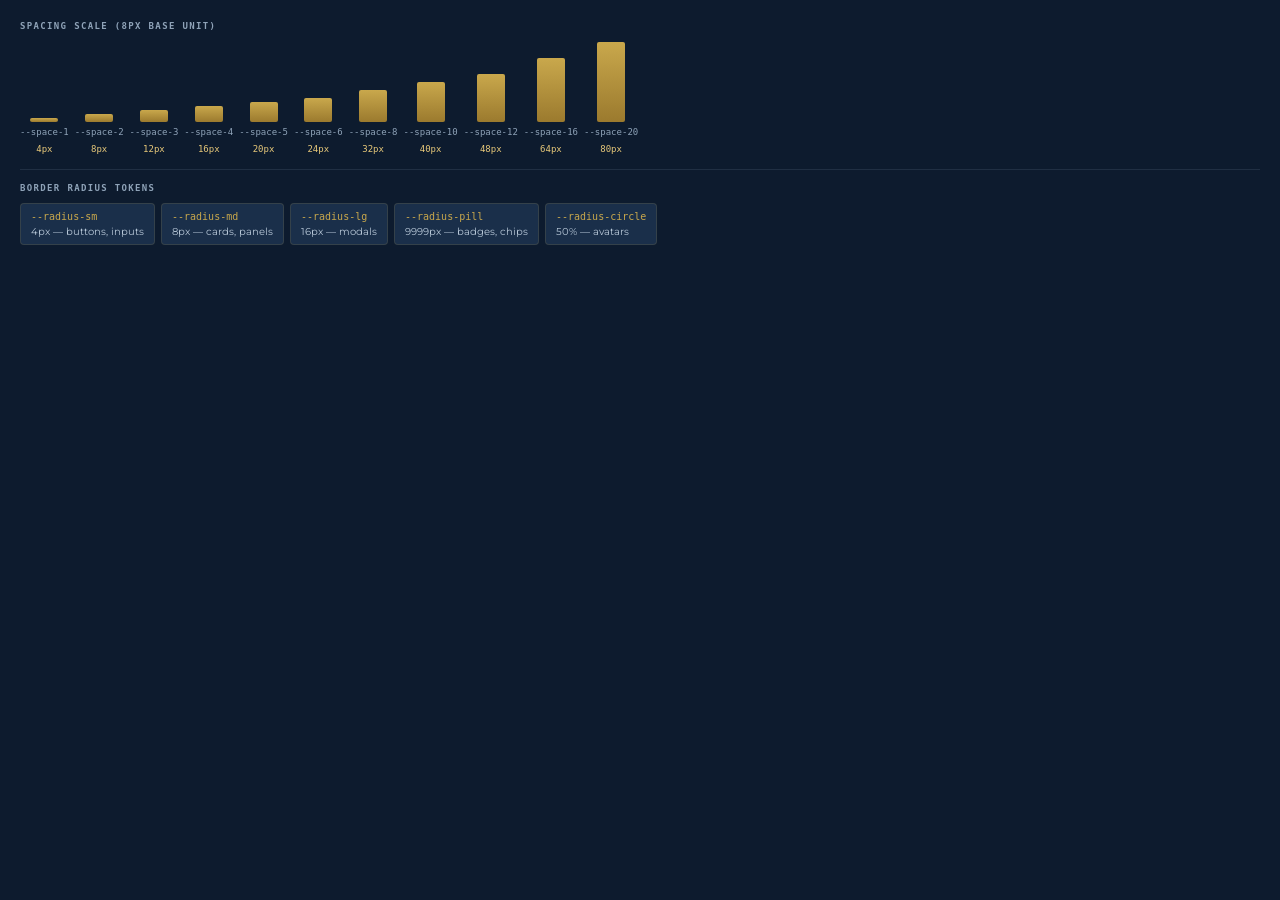
<file: Blacksea Padel Design System/preview/spacing-tokens.html>
<!DOCTYPE html>
<html lang="en">
<head>
<meta charset="UTF-8">
<link rel="stylesheet" href="../colors_and_type.css">
<style>
  body { background: var(--navy-deep); padding: 20px; font-family: var(--font-body); }
  .scale { display: flex; align-items: flex-end; gap: 6px; flex-wrap: wrap; }
  .step { display: flex; flex-direction: column; align-items: center; gap: 4px; }
  .bar { background: linear-gradient(180deg, var(--gold-primary), var(--gold-dark)); border-radius: 2px; width: 28px; }
  .step-label { font-size: 9px; color: var(--text-muted); font-family: monospace; text-align: center; }
  .step-val { font-size: 9px; color: var(--gold-light); font-family: monospace; text-align: center; }
  .divider { height: 1px; background: var(--border-divider); margin: 12px 0; }
  .tag { font-size: 9px; font-weight: 600; letter-spacing: 0.15em; text-transform: uppercase; color: var(--text-muted); margin-bottom: 8px; font-family: monospace; }
  .tokens { display: flex; flex-wrap: wrap; gap: 6px; }
  .token { background: var(--navy-mid); border: 1px solid var(--border-subtle); border-radius: 4px; padding: 5px 10px; }
  .token-name { font-size: 10px; color: var(--gold-primary); font-family: monospace; }
  .token-val { font-size: 10px; color: var(--text-secondary); }
</style>
</head>
<body>
  <div class="tag">Spacing Scale (8px base unit)</div>
  <div class="scale">
    <div class="step"><div class="bar" style="height:4px;"></div><div class="step-label">--space-1</div><div class="step-val">4px</div></div>
    <div class="step"><div class="bar" style="height:8px;"></div><div class="step-label">--space-2</div><div class="step-val">8px</div></div>
    <div class="step"><div class="bar" style="height:12px;"></div><div class="step-label">--space-3</div><div class="step-val">12px</div></div>
    <div class="step"><div class="bar" style="height:16px;"></div><div class="step-label">--space-4</div><div class="step-val">16px</div></div>
    <div class="step"><div class="bar" style="height:20px;"></div><div class="step-label">--space-5</div><div class="step-val">20px</div></div>
    <div class="step"><div class="bar" style="height:24px;"></div><div class="step-label">--space-6</div><div class="step-val">24px</div></div>
    <div class="step"><div class="bar" style="height:32px;"></div><div class="step-label">--space-8</div><div class="step-val">32px</div></div>
    <div class="step"><div class="bar" style="height:40px;"></div><div class="step-label">--space-10</div><div class="step-val">40px</div></div>
    <div class="step"><div class="bar" style="height:48px;"></div><div class="step-label">--space-12</div><div class="step-val">48px</div></div>
    <div class="step"><div class="bar" style="height:64px;"></div><div class="step-label">--space-16</div><div class="step-val">64px</div></div>
    <div class="step"><div class="bar" style="height:80px;"></div><div class="step-label">--space-20</div><div class="step-val">80px</div></div>
  </div>
  <div class="divider"></div>
  <div class="tag">Border Radius Tokens</div>
  <div class="tokens">
    <div class="token"><div class="token-name">--radius-sm</div><div class="token-val">4px — buttons, inputs</div></div>
    <div class="token"><div class="token-name">--radius-md</div><div class="token-val">8px — cards, panels</div></div>
    <div class="token"><div class="token-name">--radius-lg</div><div class="token-val">16px — modals</div></div>
    <div class="token"><div class="token-name">--radius-pill</div><div class="token-val">9999px — badges, chips</div></div>
    <div class="token"><div class="token-name">--radius-circle</div><div class="token-val">50% — avatars</div></div>
  </div>
</body>
</html>
</file>
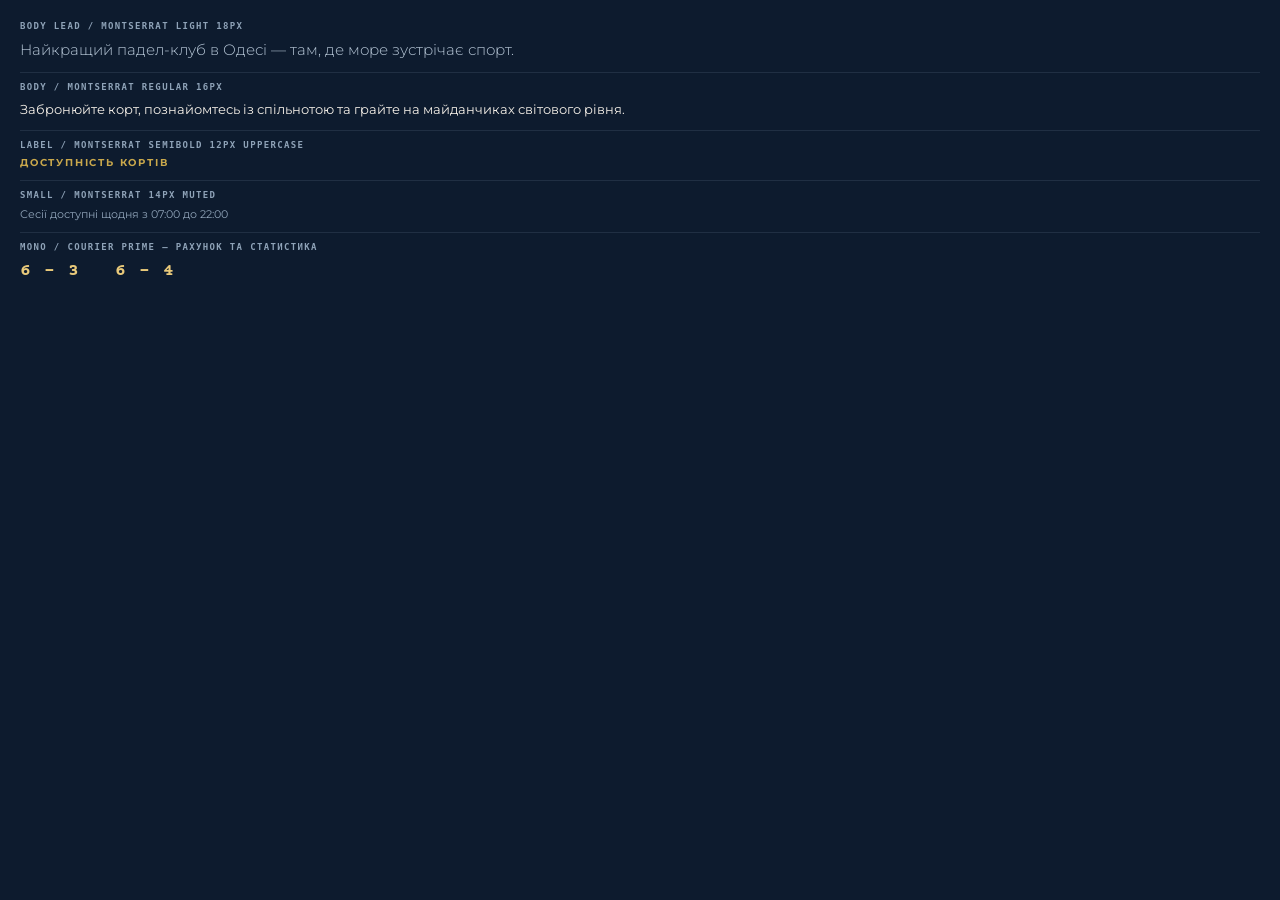
<file: Blacksea Padel Design System/preview/type-body.html>
<!DOCTYPE html>
<html lang="uk">
<head>
<meta charset="UTF-8">
<link rel="preconnect" href="https://fonts.googleapis.com">
<link rel="preconnect" href="https://fonts.gstatic.com" crossorigin>
<link href="https://fonts.googleapis.com/css2?family=Montserrat:ital,wght@0,300;0,400;0,600;0,700;1,400&family=Courier+Prime:wght@400;700&display=swap" rel="stylesheet">
<link rel="stylesheet" href="../colors_and_type.css">
<style>
  body { background: var(--navy-deep); padding: 20px; font-family: 'Montserrat', sans-serif; }
  .specimen { margin-bottom: 10px; }
  .tag { font-size: 9px; font-weight: 600; letter-spacing: 0.15em; text-transform: uppercase; color: var(--text-muted); margin-bottom: 3px; font-family: monospace; }
  .divider { height: 1px; background: var(--border-divider); margin: 8px 0; }
</style>
</head>
<body>
  <div class="specimen">
    <div class="tag">body lead / Montserrat Light 18px</div>
    <div style="font-family:'Montserrat',sans-serif; font-size:15px; font-weight:300; color:#B8C8D8; line-height:1.7;">Найкращий падел-клуб в Одесі — там, де море зустрічає спорт.</div>
  </div>
  <div class="divider"></div>
  <div class="specimen">
    <div class="tag">body / Montserrat Regular 16px</div>
    <div style="font-family:'Montserrat',sans-serif; font-size:13px; font-weight:400; color:#F5F0E8; line-height:1.7;">Забронюйте корт, познайомтесь із спільнотою та грайте на майданчиках світового рівня.</div>
  </div>
  <div class="divider"></div>
  <div class="specimen">
    <div class="tag">label / Montserrat SemiBold 12px uppercase</div>
    <div style="font-family:'Montserrat',sans-serif; font-size:10px; font-weight:700; letter-spacing:0.18em; text-transform:uppercase; color:#C9A84C;">Доступність кортів</div>
  </div>
  <div class="divider"></div>
  <div class="specimen">
    <div class="tag">small / Montserrat 14px muted</div>
    <div style="font-family:'Montserrat',sans-serif; font-size:11px; color:#8FA3B8; line-height:1.5;">Сесії доступні щодня з 07:00 до 22:00</div>
  </div>
  <div class="divider"></div>
  <div class="specimen">
    <div class="tag">mono / Courier Prime — рахунок та статистика</div>
    <div style="font-family:'Courier Prime',monospace; font-size:18px; font-weight:700; color:#E8C97A; letter-spacing:0.05em;">6 – 3 &nbsp; 6 – 4</div>
  </div>
</body>
</html>
</file>
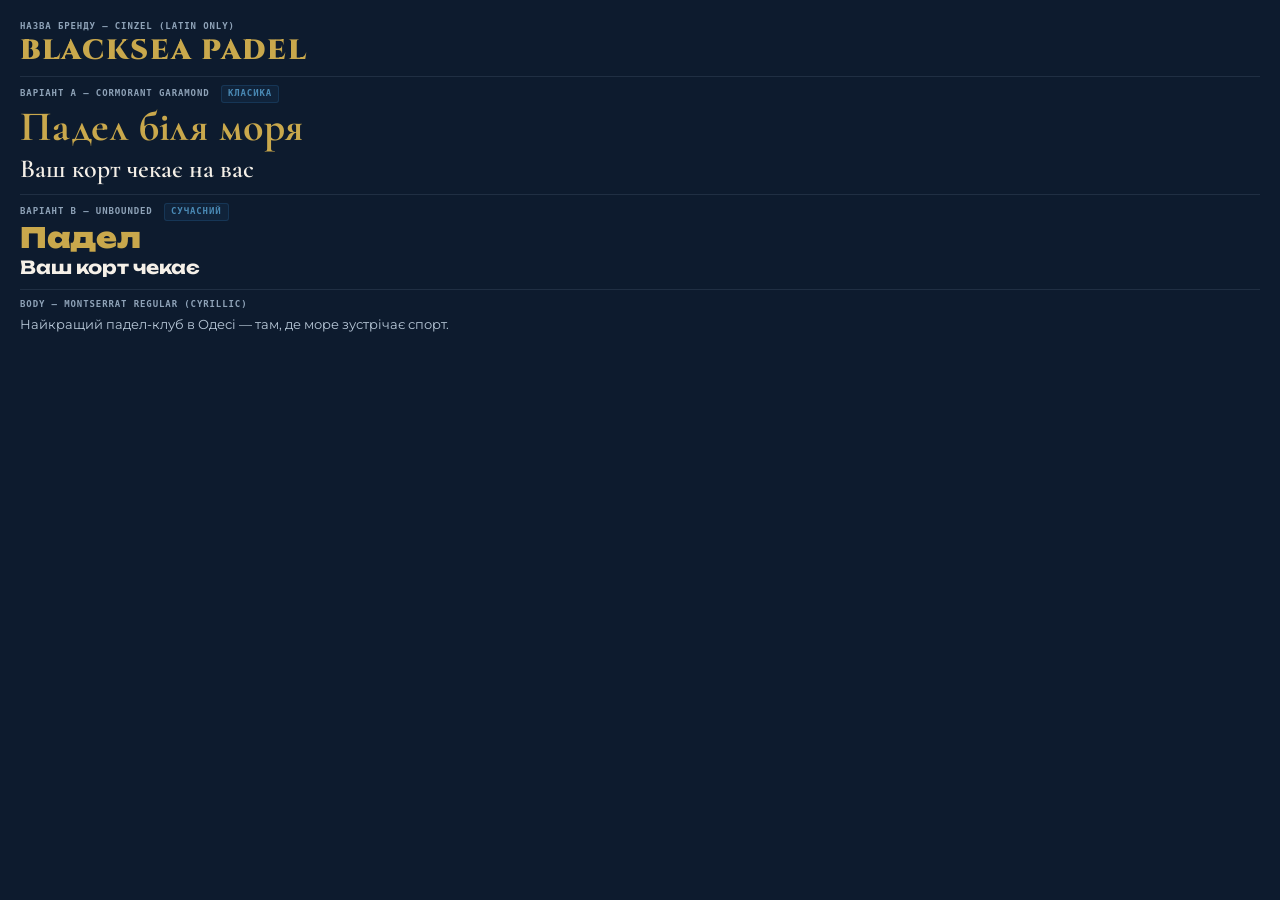
<file: Blacksea Padel Design System/preview/type-display.html>
<!DOCTYPE html>
<html lang="uk">
<head>
<meta charset="UTF-8">
<link rel="preconnect" href="https://fonts.googleapis.com">
<link rel="preconnect" href="https://fonts.gstatic.com" crossorigin>
<link href="https://fonts.googleapis.com/css2?family=Cinzel:wght@700;900&family=Cormorant+Garamond:ital,wght@0,600;0,700;1,600&family=Unbounded:wght@700;900&family=Montserrat:wght@300;400;600;700&display=swap" rel="stylesheet">
<link rel="stylesheet" href="../colors_and_type.css">
<style>
  body { background: var(--navy-deep); padding: 20px; font-family: 'Montserrat', sans-serif; }
  .specimen { margin-bottom: 10px; }
  .tag { font-size: 9px; font-weight: 600; letter-spacing: 0.1em; text-transform: uppercase; color: var(--text-muted); margin-bottom: 2px; font-family: monospace; }
  .option { display: inline-block; font-size: 9px; font-weight: 700; letter-spacing: 0.1em; text-transform: uppercase; color: #4A8AB5; background: rgba(42,100,150,0.12); border: 1px solid rgba(42,100,150,0.3); border-radius: 3px; padding: 1px 6px; margin-left: 5px; }
  .divider { height: 1px; background: var(--border-divider); margin: 8px 0; }
</style>
</head>
<body>

  <!-- Brand name — always Cinzel (Latin) -->
  <div class="specimen">
    <div class="tag">Назва бренду — Cinzel (Latin only)</div>
    <div style="font-family:'Cinzel',serif; font-size:28px; font-weight:900; color:#C9A84C; letter-spacing:0.06em; text-transform:uppercase; line-height:1.1;">BLACKSEA PADEL</div>
  </div>

  <div class="divider"></div>

  <!-- Option A: Cormorant Garamond — refined classical serif -->
  <div class="specimen">
    <div class="tag">Варіант A — Cormorant Garamond <span class="option">Класика</span></div>
    <div style="font-family:'Cormorant Garamond',Georgia,serif; font-size:42px; font-weight:700; color:#C9A84C; line-height:1.05; letter-spacing:0.01em;">Падел біля моря</div>
    <div style="font-family:'Cormorant Garamond',Georgia,serif; font-size:26px; font-weight:600; color:#F5F0E8; line-height:1.2; margin-top:4px;">Ваш корт чекає на вас</div>
  </div>

  <div class="divider"></div>

  <!-- Option B: Unbounded — bold geometric, modern sporty -->
  <div class="specimen">
    <div class="tag">Варіант B — Unbounded <span class="option">Сучасний</span></div>
    <div style="font-family:'Unbounded',sans-serif; font-size:28px; font-weight:900; color:#C9A84C; line-height:1.1; letter-spacing:-0.01em;">Падел</div>
    <div style="font-family:'Unbounded',sans-serif; font-size:18px; font-weight:700; color:#F5F0E8; line-height:1.2; margin-top:4px;">Ваш корт чекає</div>
  </div>

  <div class="divider"></div>

  <!-- Body reference -->
  <div class="specimen">
    <div class="tag">Body — Montserrat Regular (Cyrillic)</div>
    <div style="font-family:'Montserrat',sans-serif; font-size:13px; font-weight:400; color:#B8C8D8; line-height:1.7;">Найкращий падел-клуб в Одесі  — там, де море зустрічає спорт.</div>
  </div>

</body>
</html>
</file>
<file: achievements/export/css/bsp-achievements.css>
/* ============================================================
   BLACKSEA PADEL · Achievement grid styles
   ------------------------------------------------------------
   Self-contained & namespaced (.bsp-* / --bsp-*). Drop into any
   dark/navy surface. Pairs with bsp-crest.js + bsp-achievements.js.
   Fonts expected (loaded by host): Playfair Display, Montserrat,
   Courier Prime. Falls back to system serif/sans/mono otherwise.
   ============================================================ */

.bsp-achievements {
  --bsp-navy-deep: #0D1B2E;
  --bsp-navy-mid:  #1A2F4A;
  --bsp-card-1:    #1A2F4A;
  --bsp-card-2:    #16283f;
  --bsp-gold-1:    #F4E4AE;
  --bsp-gold-2:    #E8C97A;
  --bsp-gold-3:    #C9A84C;
  --bsp-gold-4:    #9B7A2E;
  --bsp-text:      #F5F0E8;
  --bsp-muted:     #8FA3B8;
  --bsp-line:      rgba(201, 168, 76, 0.16);
  --bsp-ease:      cubic-bezier(0.25, 0.46, 0.45, 0.94); /* @kind other */
  --bsp-font-display: 'Playfair Display', Georgia, serif;
  --bsp-font-body:    'Montserrat', system-ui, sans-serif;
  --bsp-font-mono:    'Courier Prime', ui-monospace, monospace;

  font-family: var(--bsp-font-body);
  color: var(--bsp-text);
}

/* ---------- summary ---------- */
.bsp-ach-summary {
  display: flex; align-items: baseline; gap: 8px;
  margin: 4px 0 26px;
}
.bsp-ach-summary-big {
  font-family: var(--bsp-font-display); font-weight: 900; font-size: 40px; line-height: 1;
  color: var(--bsp-gold-2);
}
.bsp-ach-summary-sub { font-family: var(--bsp-font-mono); font-size: 12px; letter-spacing: .08em; color: var(--bsp-muted); }

/* ---------- section ---------- */
.bsp-ach-section { margin-top: 30px; }
.bsp-ach-section:first-of-type { margin-top: 0; }
.bsp-ach-head { display: flex; align-items: baseline; gap: 12px; margin-bottom: 8px; }
.bsp-ach-num { font-family: var(--bsp-font-mono); font-size: 12px; color: var(--bsp-gold-4); }
.bsp-ach-group { font-family: var(--bsp-font-display); font-weight: 700; font-size: 19px; margin: 0; }
.bsp-ach-count {
  margin-left: auto; font-family: var(--bsp-font-mono); font-size: 11px; color: var(--bsp-muted);
  border: 1px solid var(--bsp-line); border-radius: 9999px; padding: 2px 9px;
}
.bsp-ach-divider { height: 1px; background: linear-gradient(90deg, rgba(201,168,76,.45), transparent); margin-bottom: 16px; }

/* ---------- grid ---------- */
.bsp-ach-grid {
  display: grid;
  grid-template-columns: repeat(auto-fill, minmax(140px, 1fr));
  gap: 12px;
}

/* ---------- card ---------- */
.bsp-ach {
  position: relative;
  display: flex; flex-direction: column; align-items: center; gap: 10px;
  padding: 16px 12px 14px;
  background: linear-gradient(180deg, var(--bsp-card-1), var(--bsp-card-2));
  border: 1px solid var(--bsp-line);
  border-radius: 16px;
  text-align: center;
  /* visible by default — entrance is opt-in (see .bsp-stagger) so content
     never depends on JS to become visible */
  transition: transform .35s var(--bsp-ease), border-color .3s var(--bsp-ease);
}
/* entrance: added by revealStagger(). Keyframe ends visible, so even a
   frozen/throttled frame settles to the correct state. */
.bsp-stagger .bsp-ach { animation: bspRise .5s var(--bsp-ease) both; animation-delay: calc(var(--i, 0) * 45ms); }
@keyframes bspRise {
  from { opacity: 0; transform: translateY(14px); }
  to   { opacity: 1; transform: none; }
}
@media (prefers-reduced-motion: reduce) {
  .bsp-stagger .bsp-ach { animation: none; }
}
.bsp-ach.is-earned { border-color: rgba(201,168,76,.34); }
.bsp-ach.is-earned:hover { border-color: rgba(201,168,76,.6); transform: translateY(-3px); }
.bsp-ach.is-locked { opacity: .96; }

/* crest */
.bsp-ach-crest {
  position: relative; width: 92px; height: 110px;
  display: flex; align-items: center; justify-content: center;
  overflow: hidden; border-radius: 12px;
  perspective: 700px;
}
.bsp-ach-crest .crest-svg {
  width: 100%; height: 100%; display: block;
  filter: drop-shadow(0 6px 14px rgba(0,0,0,.5));
  transition: transform .35s var(--bsp-ease);
  transform-style: preserve-3d;
}
.bsp-ach.is-locked .bsp-ach-crest .crest-svg { filter: drop-shadow(0 6px 14px rgba(0,0,0,.4)) saturate(.55); }
.bsp-ach.is-earned:hover .bsp-ach-crest .crest-svg { transform: translateY(-3px) scale(1.05); }

/* caption */
.bsp-ach-cap { display: flex; flex-direction: column; gap: 2px; }
.bsp-ach-name { font-family: var(--bsp-font-display); font-weight: 700; font-size: 14.5px; color: var(--bsp-text); }
.bsp-ach.is-locked .bsp-ach-name { color: #c2cfdc; }
.bsp-ach-req  { font-family: var(--bsp-font-body); font-size: 11px; color: var(--bsp-muted); line-height: 1.45; }

/* earned tag */
.bsp-ach-done {
  font-family: var(--bsp-font-mono); font-size: 9.5px; letter-spacing: .1em; text-transform: uppercase;
  font-weight: 700; color: #0D1B2E; padding: 3px 11px; border-radius: 9999px;
  background: linear-gradient(135deg, var(--bsp-gold-2), var(--bsp-gold-4));
}

/* progress (locked, count-based) */
.bsp-ach-prog { display: flex; align-items: center; gap: 8px; width: 100%; padding: 0 4px; }
.bsp-ach-prog-track { flex: 1; height: 5px; border-radius: 9999px; background: rgba(143,163,184,.2); overflow: hidden; }
.bsp-ach-prog-bar {
  display: block; height: 100%; border-radius: 9999px;
  background: linear-gradient(90deg, var(--bsp-gold-4), var(--bsp-gold-2));
  box-shadow: 0 0 6px rgba(201,168,76,.6);
  transition: width .8s var(--bsp-ease);
}
.bsp-ach-prog-num { font-family: var(--bsp-font-mono); font-size: 10px; color: var(--bsp-muted); white-space: nowrap; }

/* ---------- gleam sweep (hover earned + during unlock) ---------- */
.bsp-ach-gleam {
  position: absolute; top: -40%; left: -130%; width: 50%; height: 200%;
  transform: rotate(20deg); pointer-events: none; z-index: 3;
  background: linear-gradient(90deg, transparent, rgba(255,255,255,.42), transparent);
  transition: left .7s var(--bsp-ease);
}
.bsp-ach.is-earned:hover .bsp-ach-gleam,
.bsp-ach.is-unlocking .bsp-ach-gleam { left: 200%; }

/* ---------- unlock celebration ---------- */
.bsp-ach.is-unlocking { z-index: 5; }
.bsp-ach.is-unlocking .bsp-ach-crest .crest-svg { animation: bspFlip .62s var(--bsp-ease) both; }
.bsp-ach.is-unlocking::after {
  content: ""; position: absolute; inset: -2px; border-radius: 18px; pointer-events: none;
  box-shadow: 0 0 0 0 rgba(201,168,76,.55);
  animation: bspRing .9s var(--bsp-ease) both;
}
@keyframes bspFlip {
  0%   { transform: rotateY(0deg)   scale(1); }
  46%  { transform: rotateY(90deg)  scale(.86); }
  54%  { transform: rotateY(-90deg) scale(.86); }
  100% { transform: rotateY(0deg)   scale(1.06); }
}
@keyframes bspRing {
  0%   { box-shadow: 0 0 0 0 rgba(201,168,76,.55); }
  100% { box-shadow: 0 0 0 16px rgba(201,168,76,0); }
}

/* particles (appended to <body>) */
.bsp-ach-particle {
  position: fixed; z-index: 9999; pointer-events: none;
  font-size: 13px; color: var(--bsp-gold-2, #E8C97A);
  text-shadow: 0 0 6px rgba(201,168,76,.7);
  transform: translate(-50%, -50%);
  animation: bspParticle .72s var(--bsp-ease, ease-out) forwards;
}
@keyframes bspParticle {
  0%   { opacity: 0; transform: translate(-50%, -50%) scale(.4) rotate(0deg); }
  20%  { opacity: 1; }
  100% { opacity: 0; transform: translate(calc(-50% + var(--dx)), calc(-50% + var(--dy))) scale(1) rotate(var(--rot)); }
}
@media (prefers-reduced-motion: reduce) {
  .bsp-ach.is-unlocking .bsp-ach-crest .crest-svg,
  .bsp-ach.is-unlocking::after { animation: none; }
  .bsp-ach-particle { display: none; }
}

@media (max-width: 380px) {
  .bsp-ach-grid { grid-template-columns: repeat(auto-fill, minmax(120px, 1fr)); gap: 10px; }
  .bsp-ach-crest { width: 82px; height: 98px; }
}
</file>
<file: Blacksea Padel Design System/colors_and_type.css>
/* ============================================================
   BLACKSEA PADEL — Design System: Colors & Typography
   ============================================================ */

@import url('https://fonts.googleapis.com/css2?family=Cinzel:wght@400;500;600;700;900&family=Playfair+Display:ital,wght@0,700;0,900;1,700&family=Montserrat:ital,wght@0,300;0,400;0,500;0,600;0,700;0,800;1,400&family=Courier+Prime:wght@400;700&display=swap');
/* Font strategy:
   Cinzel        — Latin-only; brand name & logo wordmark only
   Playfair Display — Ukrainian Cyrillic display & headline serif
   Montserrat    — Ukrainian Cyrillic body, UI, labels
   Courier Prime — Scores, stats, monospaced data
*/

/* ============================================================
   COLOR TOKENS — Base Palette
   ============================================================ */
:root {
  /* Navy Scale */
  --navy-deep:       #0D1B2E;
  --navy-mid:        #1A2F4A;
  --navy-light:      #243D5C;
  --navy-subtle:     #2E4D72;

  /* Gold Scale */
  --gold-primary:    #C9A84C;
  --gold-light:      #E8C97A;
  --gold-lighter:    #F2DFA0;
  --gold-dark:       #9B7A2E;
  --gold-darker:     #6E5418;

  /* Sea Blue Scale */
  --sea-blue:        #2A6496;
  --sea-light:       #4A8AB5;
  --sea-lighter:     #6AADD3;
  --sea-dark:        #1A4B72;

  /* Neutral / Text */
  --white-warm:      #F5F0E8;
  --white-pure:      #FFFFFF;
  --text-primary:    #F5F0E8;
  --text-secondary:  #B8C8D8;
  --text-muted:      #8FA3B8;
  --text-disabled:   #4A6070;

  /* Semantic Colors */
  --color-success:   #2E8B57;
  --color-success-light: #3BAA6A;
  --color-warning:   #C9A84C;
  --color-error:     #C0392B;
  --color-error-light: #E05545;
  --color-info:      #2A6496;

  /* ============================================================
     SEMANTIC COLOR ASSIGNMENTS
     ============================================================ */

  /* Backgrounds */
  --bg-base:         var(--navy-deep);
  --bg-surface:      var(--navy-mid);
  --bg-elevated:     var(--navy-light);
  --bg-overlay:      rgba(13, 27, 46, 0.85);
  --bg-glass:        rgba(26, 47, 74, 0.7);

  /* Foregrounds */
  --fg-primary:      var(--white-warm);
  --fg-secondary:    var(--text-secondary);
  --fg-muted:        var(--text-muted);
  --fg-accent:       var(--gold-primary);
  --fg-link:         var(--sea-light);
  --fg-link-hover:   var(--gold-light);

  /* Borders */
  --border-subtle:   rgba(201, 168, 76, 0.15);
  --border-default:  rgba(201, 168, 76, 0.25);
  --border-strong:   rgba(201, 168, 76, 0.5);
  --border-focus:    var(--gold-primary);
  --border-divider:  rgba(143, 163, 184, 0.15);

  /* Brand */
  --brand-primary:   var(--gold-primary);
  --brand-secondary: var(--sea-blue);
  --brand-bg:        var(--navy-deep);

  /* ============================================================
     TYPOGRAPHY TOKENS
     ============================================================ */

  /* Font Families */
  --font-brand:      'Cinzel', Georgia, 'Times New Roman', serif;        /* Latin brand name only */
  --font-display:    'Playfair Display', Georgia, 'Times New Roman', serif; /* UA Cyrillic headings */
  --font-body:       'Montserrat', 'Helvetica Neue', system-ui, sans-serif; /* UA Cyrillic body/UI */
  --font-mono:       'Courier Prime', 'Courier New', Courier, monospace;

  /* Font Sizes — Fluid-ready scale */
  --text-xs:         0.75rem;    /* 12px */
  --text-sm:         0.875rem;   /* 14px */
  --text-base:       1rem;       /* 16px */
  --text-md:         1.125rem;   /* 18px */
  --text-lg:         1.25rem;    /* 20px */
  --text-xl:         1.5rem;     /* 24px */
  --text-2xl:        2rem;       /* 32px */
  --text-3xl:        2.5rem;     /* 40px */
  --text-4xl:        3rem;       /* 48px */
  --text-5xl:        4rem;       /* 64px */
  --text-display:    5rem;       /* 80px */

  /* Font Weights */
  --weight-light:    300;
  --weight-regular:  400;
  --weight-medium:   500;
  --weight-semibold: 600;
  --weight-bold:     700;
  --weight-black:    900;

  /* Line Heights */
  --leading-tight:   1.1;
  --leading-snug:    1.3;
  --leading-normal:  1.5;
  --leading-relaxed: 1.7;
  --leading-loose:   2;

  /* Letter Spacing */
  --tracking-tight:   -0.02em;
  --tracking-normal:  0;
  --tracking-wide:    0.05em;
  --tracking-wider:   0.1em;
  --tracking-widest:  0.2em;

  /* ============================================================
     SPACING TOKENS
     ============================================================ */
  --space-1:   4px;
  --space-2:   8px;
  --space-3:   12px;
  --space-4:   16px;
  --space-5:   20px;
  --space-6:   24px;
  --space-8:   32px;
  --space-10:  40px;
  --space-12:  48px;
  --space-16:  64px;
  --space-20:  80px;
  --space-24:  96px;

  /* ============================================================
     BORDER RADIUS TOKENS
     ============================================================ */
  --radius-sm:   4px;
  --radius-md:   8px;
  --radius-lg:   16px;
  --radius-xl:   24px;
  --radius-pill: 9999px;
  --radius-circle: 50%;

  /* ============================================================
     SHADOW / ELEVATION TOKENS
     ============================================================ */
  --shadow-sm:    0 2px 8px rgba(0, 0, 0, 0.3);
  --shadow-md:    0 4px 20px rgba(0, 0, 0, 0.4);
  --shadow-lg:    0 8px 40px rgba(0, 0, 0, 0.5);
  --shadow-xl:    0 16px 60px rgba(0, 0, 0, 0.6);
  --shadow-gold:  0 0 16px rgba(201, 168, 76, 0.3);
  --shadow-gold-strong: 0 0 32px rgba(201, 168, 76, 0.5);
  --shadow-inset: inset 0 1px 0 rgba(201, 168, 76, 0.1);

  /* ============================================================
     ANIMATION TOKENS
     ============================================================ */
  --ease-default:  cubic-bezier(0.25, 0.46, 0.45, 0.94);
  --ease-in:       cubic-bezier(0.4, 0, 1, 1);
  --ease-out:      cubic-bezier(0, 0, 0.2, 1);
  --ease-bounce:   cubic-bezier(0.34, 1.56, 0.64, 1);

  --duration-fast:   150ms;
  --duration-base:   200ms;
  --duration-slow:   400ms;
  --duration-slower: 600ms;
}

/* ============================================================
   SEMANTIC TYPOGRAPHIC STYLES
   ============================================================ */

/* Brand name — Latin only (Cinzel) */
.brand-name, .h-brand {
  font-family: var(--font-brand);
  font-weight: var(--weight-bold);
  letter-spacing: var(--tracking-wide);
  text-transform: uppercase;
  color: var(--fg-accent);
}

/* Display hero text — Cyrillic-capable (Playfair Display) */
.display {
  font-family: var(--font-display);
  font-size: var(--text-display);
  font-weight: var(--weight-black);
  line-height: var(--leading-tight);
  color: var(--fg-accent);
}

h1, .h1 {
  font-family: var(--font-display);
  font-size: var(--text-4xl);
  font-weight: var(--weight-black);
  line-height: var(--leading-tight);
  color: var(--fg-accent);
}

h2, .h2 {
  font-family: var(--font-display);
  font-size: var(--text-3xl);
  font-weight: var(--weight-bold);
  line-height: var(--leading-snug);
  color: var(--fg-primary);
}

h3, .h3 {
  font-family: var(--font-display);
  font-size: var(--text-2xl);
  font-weight: var(--weight-bold);
  line-height: var(--leading-snug);
  color: var(--fg-primary);
}

h4, .h4 {
  font-family: var(--font-body);
  font-size: var(--text-xl);
  font-weight: var(--weight-bold);
  line-height: var(--leading-normal);
  color: var(--fg-primary);
}

h5, .h5 {
  font-family: var(--font-body);
  font-size: var(--text-lg);
  font-weight: var(--weight-semibold);
  line-height: var(--leading-normal);
  color: var(--fg-primary);
}

h6, .h6 {
  font-family: var(--font-body);
  font-size: var(--text-base);
  font-weight: var(--weight-semibold);
  line-height: var(--leading-normal);
  letter-spacing: var(--tracking-wider);
  text-transform: uppercase;
  color: var(--fg-accent);
}

p, .body {
  font-family: var(--font-body);
  font-size: var(--text-base);
  font-weight: var(--weight-regular);
  line-height: var(--leading-relaxed);
  color: var(--fg-primary);
}

.lead {
  font-family: var(--font-body);
  font-size: var(--text-md);
  font-weight: var(--weight-light);
  line-height: var(--leading-relaxed);
  color: var(--fg-secondary);
}

small, .small {
  font-family: var(--font-body);
  font-size: var(--text-sm);
  line-height: var(--leading-normal);
  color: var(--fg-muted);
}

.label {
  font-family: var(--font-body);
  font-size: var(--text-xs);
  font-weight: var(--weight-semibold);
  letter-spacing: var(--tracking-widest);
  text-transform: uppercase;
  color: var(--fg-accent);
}

code, .mono {
  font-family: var(--font-mono);
  font-size: var(--text-sm);
  color: var(--gold-light);
  background: rgba(201, 168, 76, 0.1);
  padding: 2px 6px;
  border-radius: var(--radius-sm);
}

/* ============================================================
   BASE RESET & BODY DEFAULTS
   ============================================================ */
*, *::before, *::after {
  box-sizing: border-box;
  margin: 0;
  padding: 0;
}

body {
  background-color: var(--bg-base);
  color: var(--fg-primary);
  font-family: var(--font-body);
  font-size: var(--text-base);
  line-height: var(--leading-normal);
  -webkit-font-smoothing: antialiased;
  -moz-osx-font-smoothing: grayscale;
}

a {
  color: var(--fg-link);
  text-decoration: none;
  transition: color var(--duration-base) var(--ease-default);
}
a:hover {
  color: var(--fg-link-hover);
}

/* ============================================================
   UTILITY CLASSES
   ============================================================ */
.text-accent   { color: var(--gold-primary); }
.text-muted    { color: var(--fg-muted); }
.text-secondary { color: var(--fg-secondary); }
.text-sea      { color: var(--sea-light); }
.text-upper    { text-transform: uppercase; letter-spacing: var(--tracking-wider); }
.text-display  { font-family: var(--font-display); }
.text-mono     { font-family: var(--font-mono); }
.font-bold     { font-weight: var(--weight-bold); }
.font-light    { font-weight: var(--weight-light); }

.bg-base       { background: var(--bg-base); }
.bg-surface    { background: var(--bg-surface); }
.bg-elevated   { background: var(--bg-elevated); }

.border-subtle { border: 1px solid var(--border-subtle); }
.border-default { border: 1px solid var(--border-default); }
.border-gold   { border: 1px solid var(--gold-primary); }

.shadow-card   { box-shadow: var(--shadow-md); }
.shadow-gold   { box-shadow: var(--shadow-gold); }
.rounded-sm    { border-radius: var(--radius-sm); }
.rounded-md    { border-radius: var(--radius-md); }
.rounded-pill  { border-radius: var(--radius-pill); }
</file>
